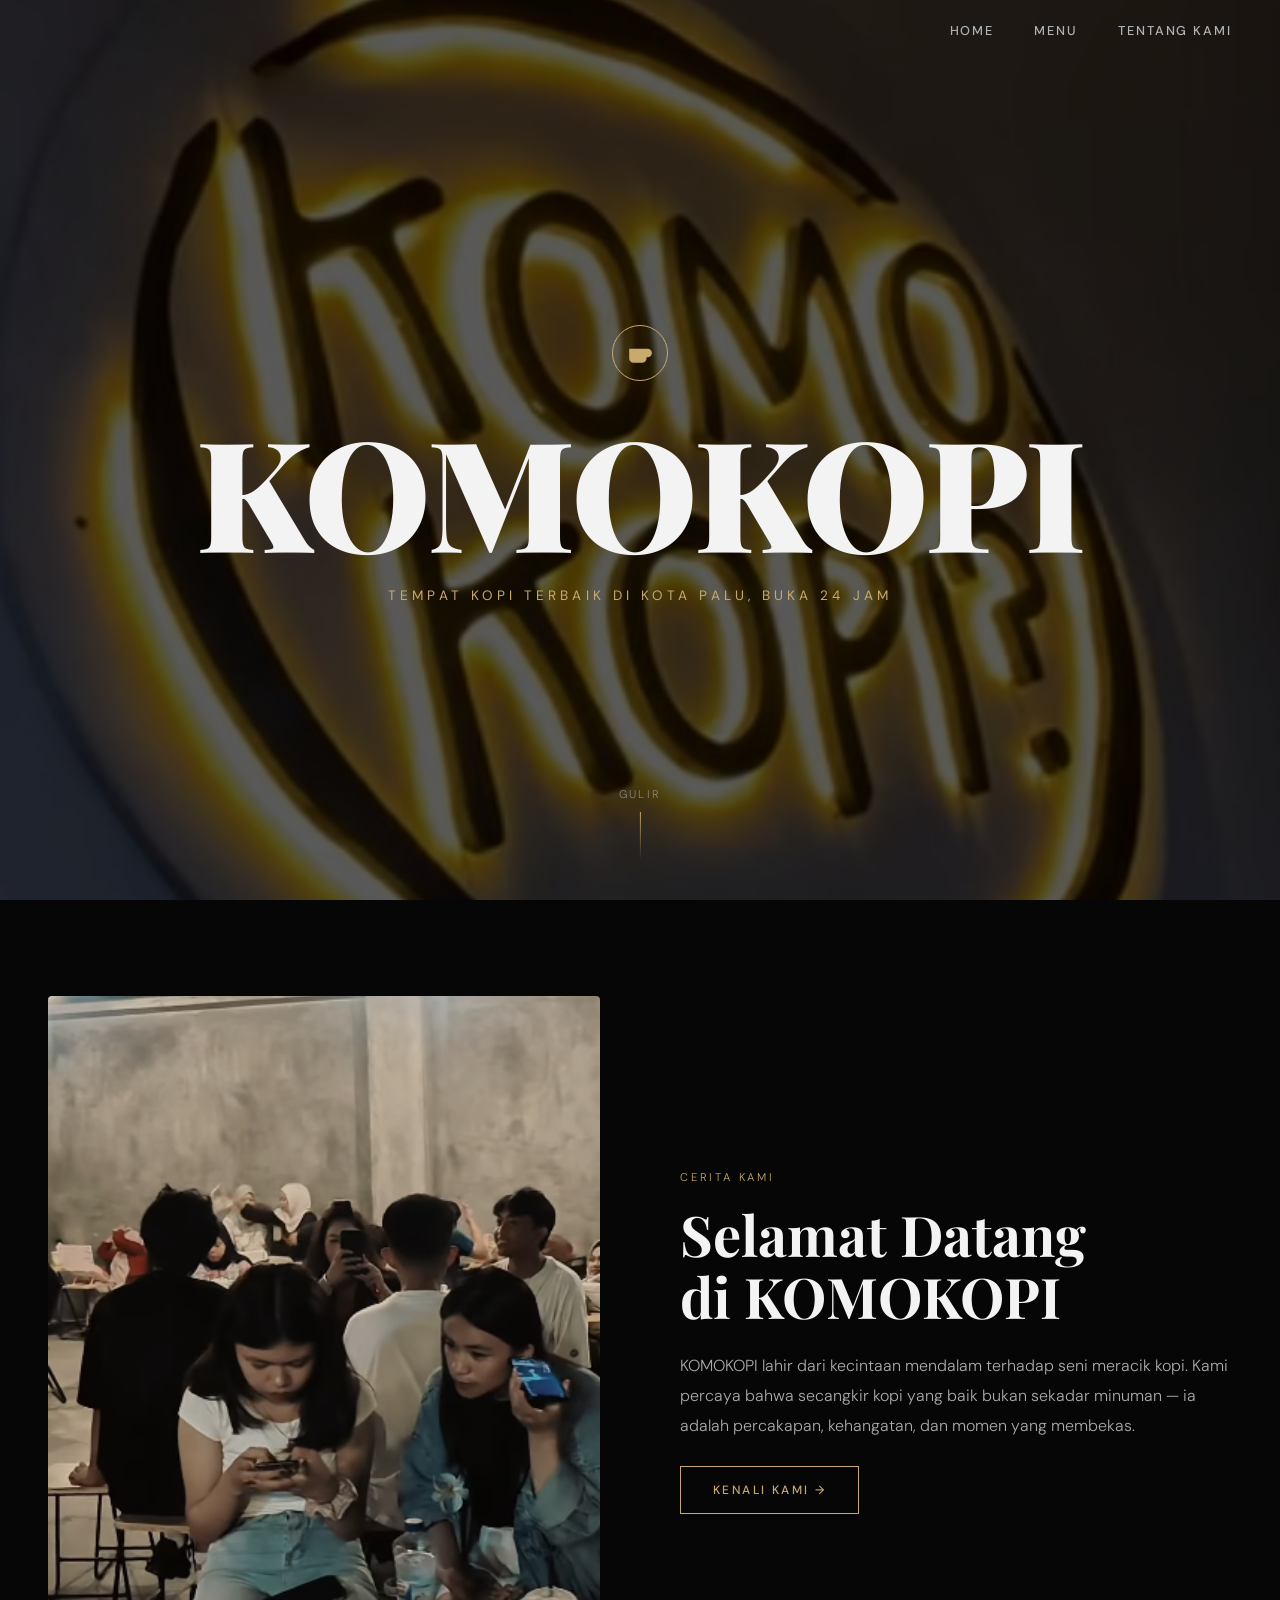
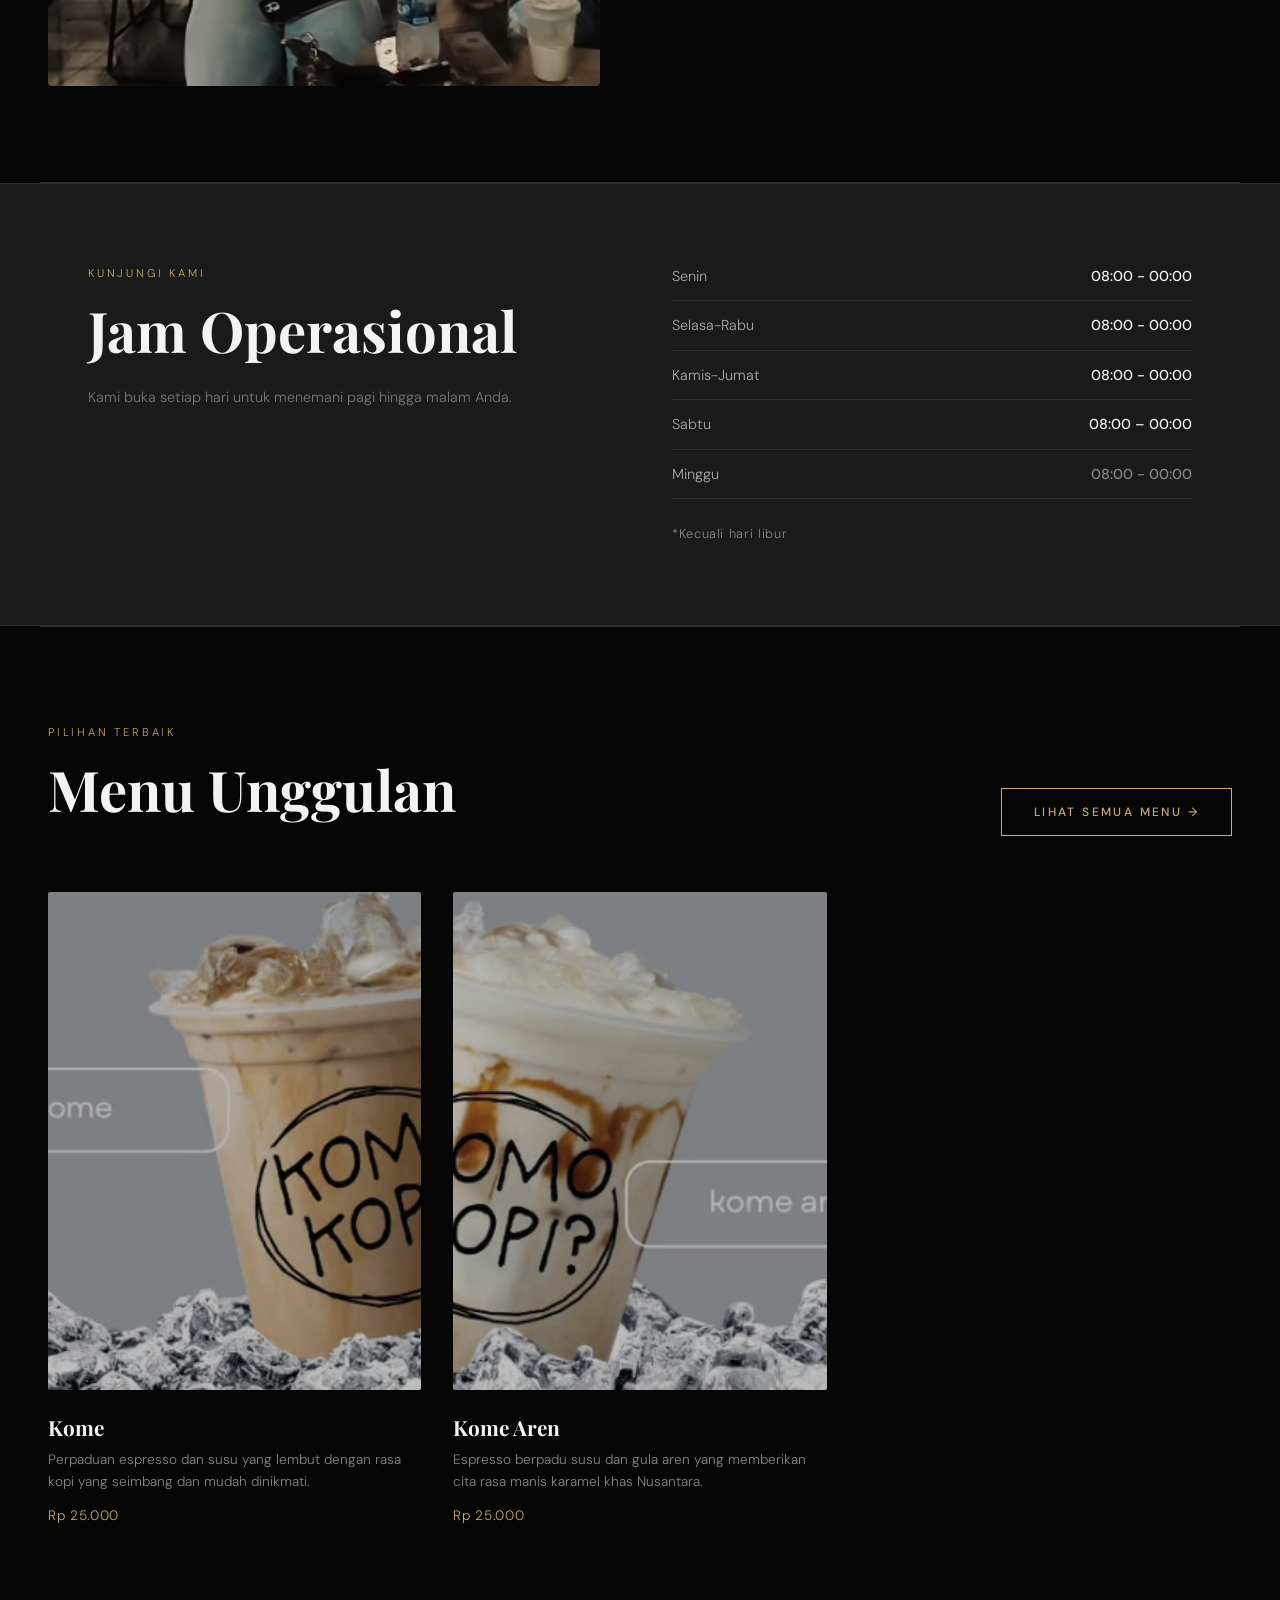
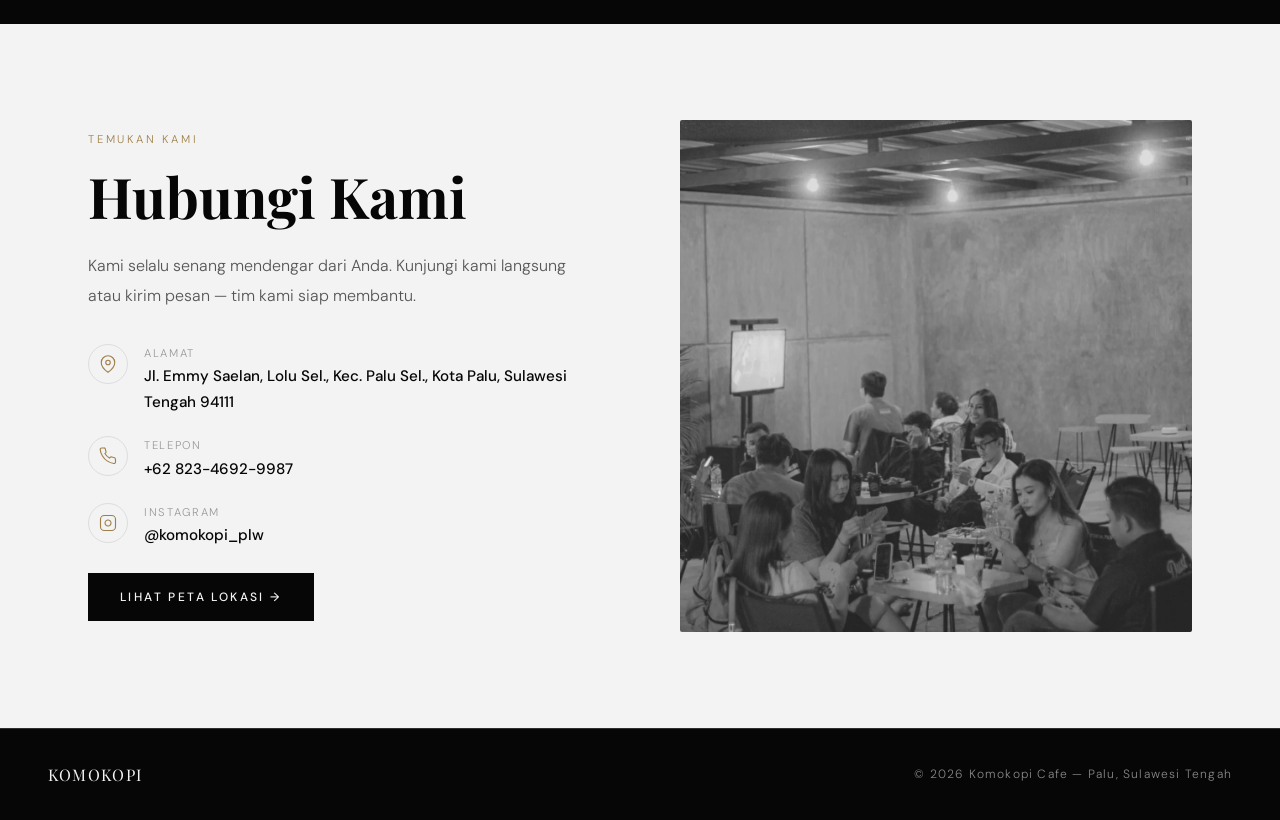
<file: home/index.html>
<!DOCTYPE html>
<html lang="en">
<head>
    <meta charset="UTF-8">
    <meta name="viewport" content="width=device-width, initial-scale=1.0">
    <title>KOMOKOPI — Home</title>
    <link rel="icon" type="image.png" href="/asset/logo.png">
    <link rel="preconnect" href="https://fonts.googleapis.com">
    <link rel="preconnect" href="https://fonts.gstatic.com" crossorigin>
    <link href="https://fonts.googleapis.com/css2?family=Playfair+Display:ital,wght@0,700;0,900;1,700&family=DM+Sans:wght@300;400;500&display=swap" rel="stylesheet">
    <link rel="stylesheet" href="home.css">
</head>
<body>

    <header>
        <nav>
            <a href="/home/home.html">Home</a>
            <a href="/menu/menu.html">Menu</a>
            <a href="/about/about.html">Tentang Kami</a>
        </nav>
    </header>

    <main>
        <!-- Hero Section -->
        <section id="hero">
            <div class="hero-image"></div>
            <div class="hero-content">
                <div class="logo-mark">
                    <!-- Coffee cup icon -->
                    <svg viewBox="0 0 24 24" xmlns="http://www.w3.org/2000/svg">
                        <path d="M18 8h1a4 4 0 0 1 0 8h-1M2 8h16v9a4 4 0 0 1-4 4H6a4 4 0 0 1-4-4V8zM6 1v3M10 1v3M14 1v3"/>
                    </svg>
                </div>
                <h1>KOMOKOPI</h1>
                <p class="tagline">Tempat kopi terbaik di kota Palu, BUKA 24 JAM</p>
            </div>
            <div class="scroll-hint">
                <span>Gulir</span>
                <div class="scroll-line"></div>
            </div>
        </section>

        <!-- Informasi Singkat -->
        <section id="intro">
            <div class="section-inner intro-layout">
                <div class="intro-image">
                    <img
                        src="/asset/suasana.png"
                        alt="Suasana dalam kafe Komokopi"
                        loading="lazy"
                    >
                </div>
                <div class="intro-text">
                    <span class="section-label">Cerita Kami</span>
                    <h2>Selamat Datang<br>di KOMOKOPI</h2>
                    <p>
                        KOMOKOPI lahir dari kecintaan mendalam terhadap seni meracik kopi. Kami percaya bahwa secangkir kopi yang baik bukan sekadar minuman — ia adalah percakapan, kehangatan, dan momen yang membekas.
                    </p>
                    <a href="/about/about.html" class="btn">Kenali Kami →</a>
                </div>
            </div>
        </section>

        <div class="divider"></div>

        <!-- Jam Operasional -->
        <section id="operational-hours">
            <div class="inner hours-layout section-inner">
                <div>
                    <span class="section-label">Kunjungi Kami</span>
                    <h2>Jam Operasional</h2>
                    <p class="section-copy">
                        Kami buka setiap hari untuk menemani pagi hingga malam Anda. 
                    </p>
                </div>
                <div>
                    <div class="hours-table">
                        <div class="hours-row">
                            <span class="day">Senin</span>
                            <span class="time">08:00 - 00:00</span>
                        </div>
                        <div class="hours-row">
                            <span class="day">Selasa-Rabu</span>
                            <span class="time">08:00 - 00:00</span>
                        </div>
                        <div class="hours-row">
                            <span class="day">Kamis-Jumat</span>
                            <span class="time">08:00 - 00:00</span>
                        </div>
                        <div class="hours-row">
                            <span class="day">Sabtu</span>
                            <span class="time">08:00 – 00:00</span>
                        </div>
                        <div class="hours-row">
                            <span class="day">Minggu</span>
                            <span class="time closed">08:00 - 00:00</span>
                        </div>
                    </div>
                    <p class="hours-note">*Kecuali hari libur</p>
                </div>
            </div>
        </section>

        <div class="divider"></div>

        <!-- Menu Unggulan -->
        <section id="featured-menu">
            <div class="section-inner">
                <div class="menu-head">
                    <div>
                        <span class="section-label">Pilihan Terbaik</span>
                        <h2>Menu Unggulan</h2>
                    </div>
                    <a href="/menu/menu.html" class="btn menu-cta">Lihat Semua Menu →</a>
                </div>
                <div class="menu-grid">

                    <article class="menu-item">
                        <div class="menu-item-img">
                            <img
                                src="/asset/menu_unggulan_1.png"
                                alt="Signature Espresso"
                                loading="lazy"
                            >
                        </div>
                        <div class="menu-item-info">
                            <div class="name">Kome</div>
                            <div class="desc">Perpaduan espresso dan susu yang lembut dengan rasa kopi yang seimbang dan mudah dinikmati.</div>
                            <div class="price">Rp 25.000</div>
                        </div>
                    </article>

                    <article class="menu-item">
                        <div class="menu-item-img">
                            <img
                                src="/asset/menu_unggulan_2.png"
                                alt="Kopi Susu Komo"
                                loading="lazy"
                            >
                        </div>
                        <div class="menu-item-info">
                            <div class="name">Kome Aren</div>
                            <div class="desc">Espresso berpadu susu dan gula aren yang memberikan cita rasa manis karamel khas Nusantara.</div>
                            <div class="price">Rp 25.000</div>
                        </div>
                    </article>
                </div>
            </div>
        </section>

        <!-- Ringkasan Kontak -->
        <section id="contact-preview">
            <div class="inner contact-layout section-inner">
                <div>
                    <span class="section-label section-label-dark">Temukan Kami</span>
                    <h2 class="section-title-dark">Hubungi Kami</h2>
                    <p>Kami selalu senang mendengar dari Anda. Kunjungi kami langsung atau kirim pesan — tim kami siap membantu.</p>

                    <div class="contact-info-list">
                        <div class="contact-info-item">
                            <div class="icon">
                                <svg viewBox="0 0 24 24"><path d="M21 10c0 7-9 13-9 13s-9-6-9-13a9 9 0 0 1 18 0z"/><circle cx="12" cy="10" r="3"/></svg>
                            </div>
                            <div class="text">
                                <div class="label">Alamat</div>
                                <div class="val">Jl. Emmy Saelan, Lolu Sel., Kec. Palu Sel., Kota Palu, Sulawesi Tengah 94111</div>
                            </div>
                        </div>
                        <div class="contact-info-item">
                            <div class="icon">
                                <svg viewBox="0 0 24 24"><path d="M22 16.92v3a2 2 0 0 1-2.18 2 19.79 19.79 0 0 1-8.63-3.07A19.5 19.5 0 0 1 4.69 12 19.79 19.79 0 0 1 1.6 3.42 2 2 0 0 1 3.57 1.25h3a2 2 0 0 1 2 1.72 12.84 12.84 0 0 0 .7 2.81 2 2 0 0 1-.45 2.11L7.91 8.7a16 16 0 0 0 6 6l.92-.91a2 2 0 0 1 2.11-.45 12.84 12.84 0 0 0 2.81.7A2 2 0 0 1 21.73 16z"/></svg>
                            </div>
                            <div class="text">
                                <div class="label">Telepon</div>
                                <div class="val">+62 823-4692-9987</div>
                            </div>
                        </div>
                        <div class="contact-info-item">
                            <div class="icon">
                                <svg viewBox="0 0 24 24"><rect x="2" y="2" width="20" height="20" rx="5" ry="5"/><path d="M16 11.37A4 4 0 1 1 12.63 8 4 4 0 0 1 16 11.37z"/><line x1="17.5" y1="6.5" x2="17.51" y2="6.5"/></svg>
                            </div>
                            <div class="text">
                                <div class="label">Instagram</div>
                                <div class="val">@komokopi_plw</div>
                            </div>
                        </div>
                    </div>

                    <a href="https://www.google.com/maps/place/Komokopi%3F/@-0.9090979,119.8731931,772m/data=!3m2!1e3!4b1!4m6!3m5!1s0x2d8bed9777e065ff:0x3b30715a8210addf!8m2!3d-0.9090979!4d119.875768!16s%2Fg%2F11zk8g945t?entry=ttu&g_ep=EgoyMDI2MDYwOS4wIKXMDSoASAFQAw%3D%3D" class="btn-dark">Lihat Peta Lokasi →</a>
                </div>
                <div class="contact-map-placeholder">
                    <img
                        src="/asset/suasana_2.png"
                        alt="Suasana kafe Komokopi"
                        loading="lazy"
                    >
                </div>
            </div>
        </section>

    </main>

    <footer>
        <span class="footer-brand">KOMOKOPI</span>
        <p>&copy; 2026 Komokopi Cafe — Palu, Sulawesi Tengah</p>
    </footer>
    <script src="/home/home.js"></script>
</body>
</html>
</file>
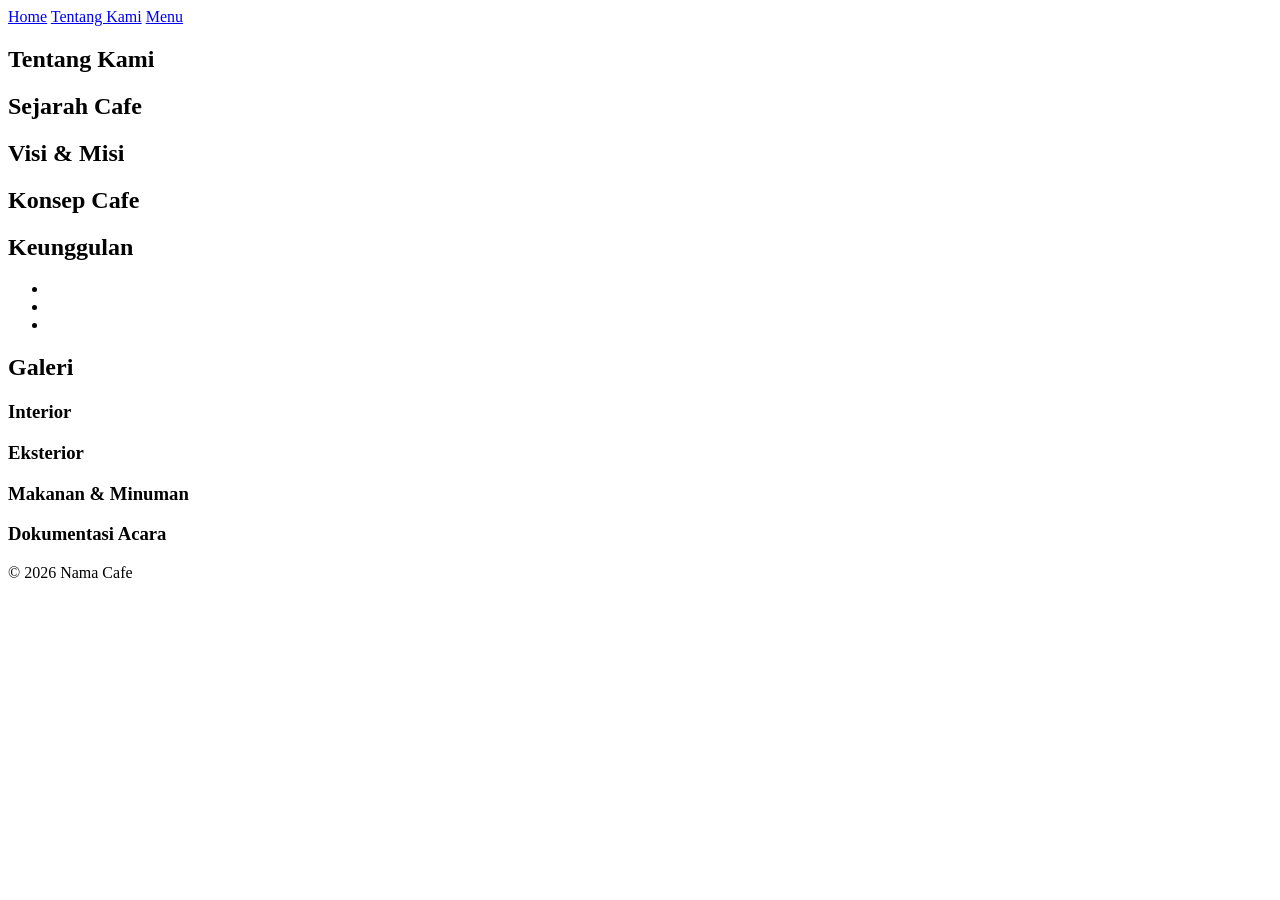
<file: about.html>
<body>

    <header>
        <nav>
            <a href="index.html">Home</a>
            <a href="about.html">Tentang Kami</a>
            <a href="menu.html">Menu</a>
        </nav>
    </header>

    <main>

        <!-- Sejarah -->
        <section id="history">
            <h1>Tentang Kami</h1>
            <h2>Sejarah Cafe</h2>
            <p></p>
        </section>

        <!-- Visi Misi -->
        <section id="vision-mission">
            <h2>Visi & Misi</h2>

            <div class="vision"></div>
            <div class="mission"></div>
        </section>

        <!-- Konsep -->
        <section id="concept">
            <h2>Konsep Cafe</h2>
            <p></p>
        </section>

        <!-- Keunggulan -->
        <section id="advantages">
            <h2>Keunggulan</h2>

            <ul>
                <li></li>
                <li></li>
                <li></li>
            </ul>
        </section>

        <!-- Galeri -->
        <section id="gallery">
            <h2>Galeri</h2>

            <div class="interior-gallery">
                <h3>Interior</h3>
            </div>

            <div class="exterior-gallery">
                <h3>Eksterior</h3>
            </div>

            <div class="food-gallery">
                <h3>Makanan & Minuman</h3>
            </div>

            <div class="event-gallery">
                <h3>Dokumentasi Acara</h3>
            </div>
        </section>

    </main>

    <footer>
        <p>&copy; 2026 Nama Cafe</p>
    </footer>

</body>
</file>
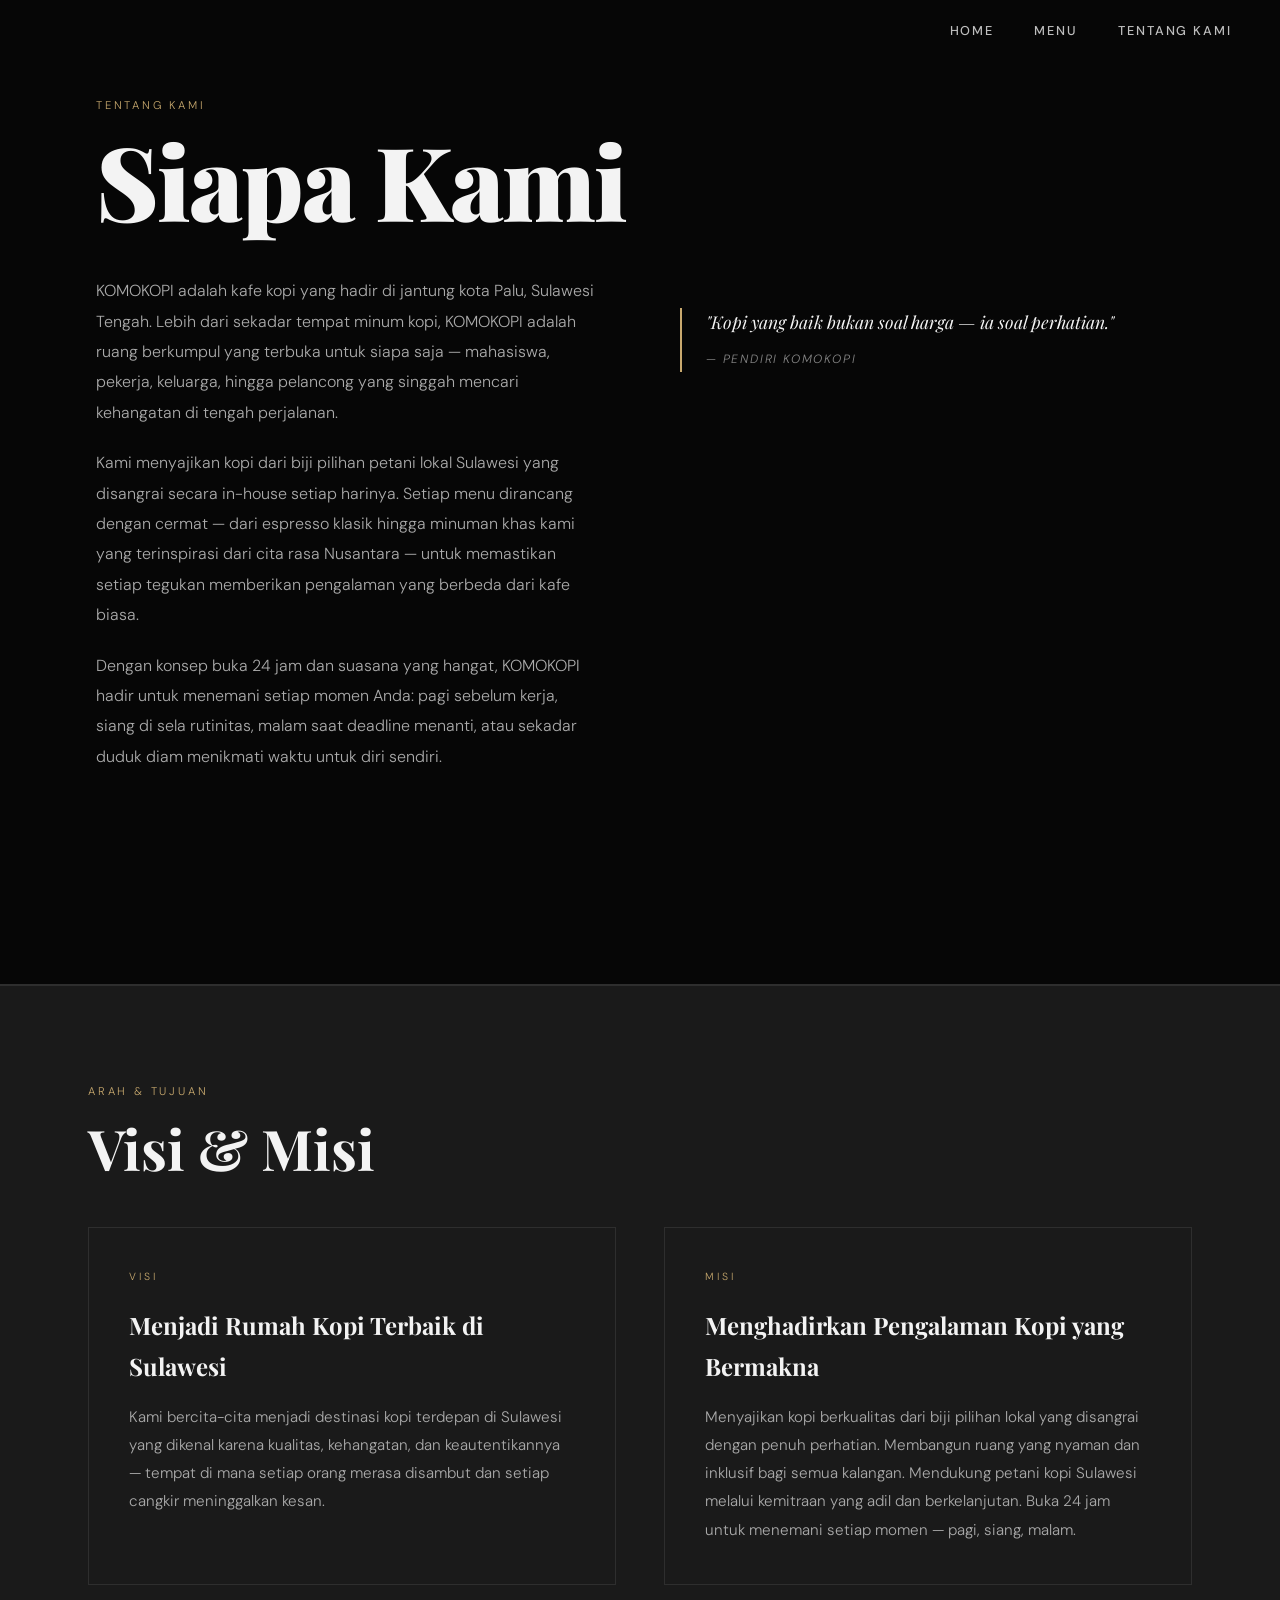
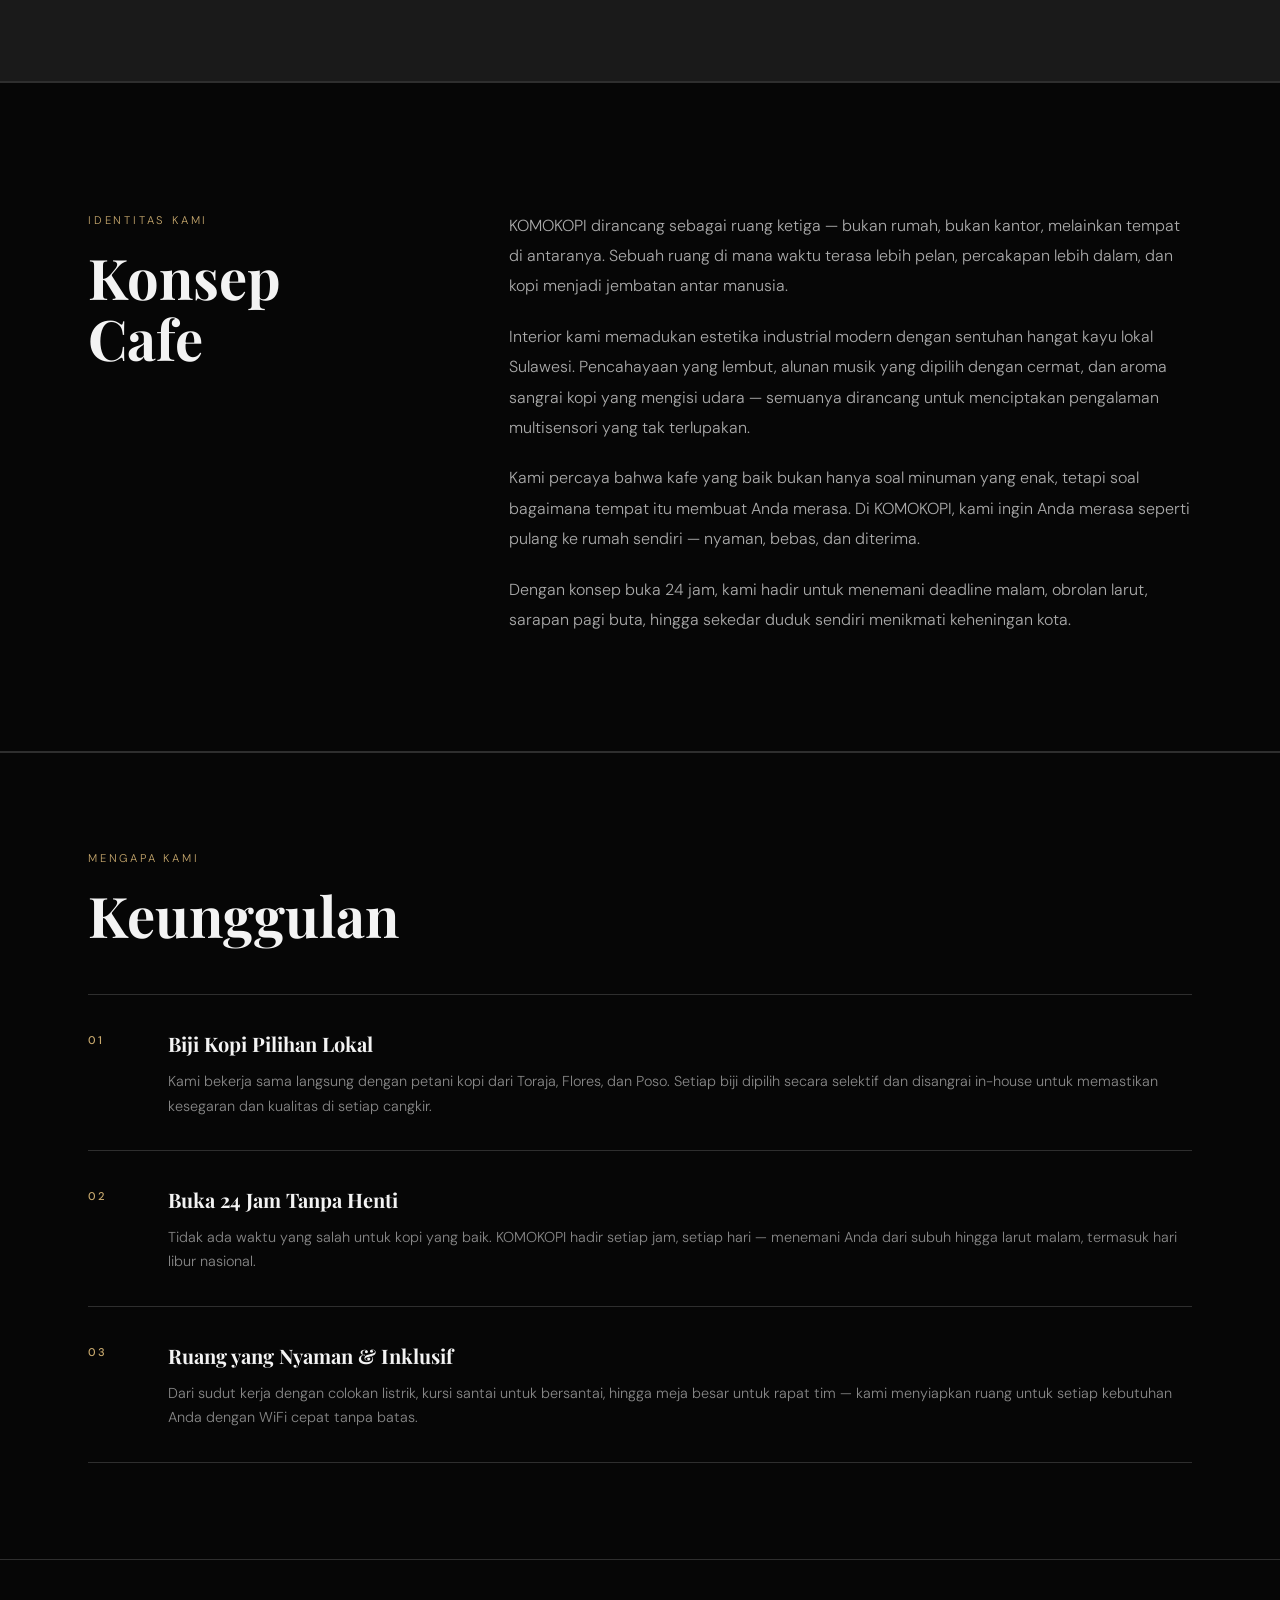
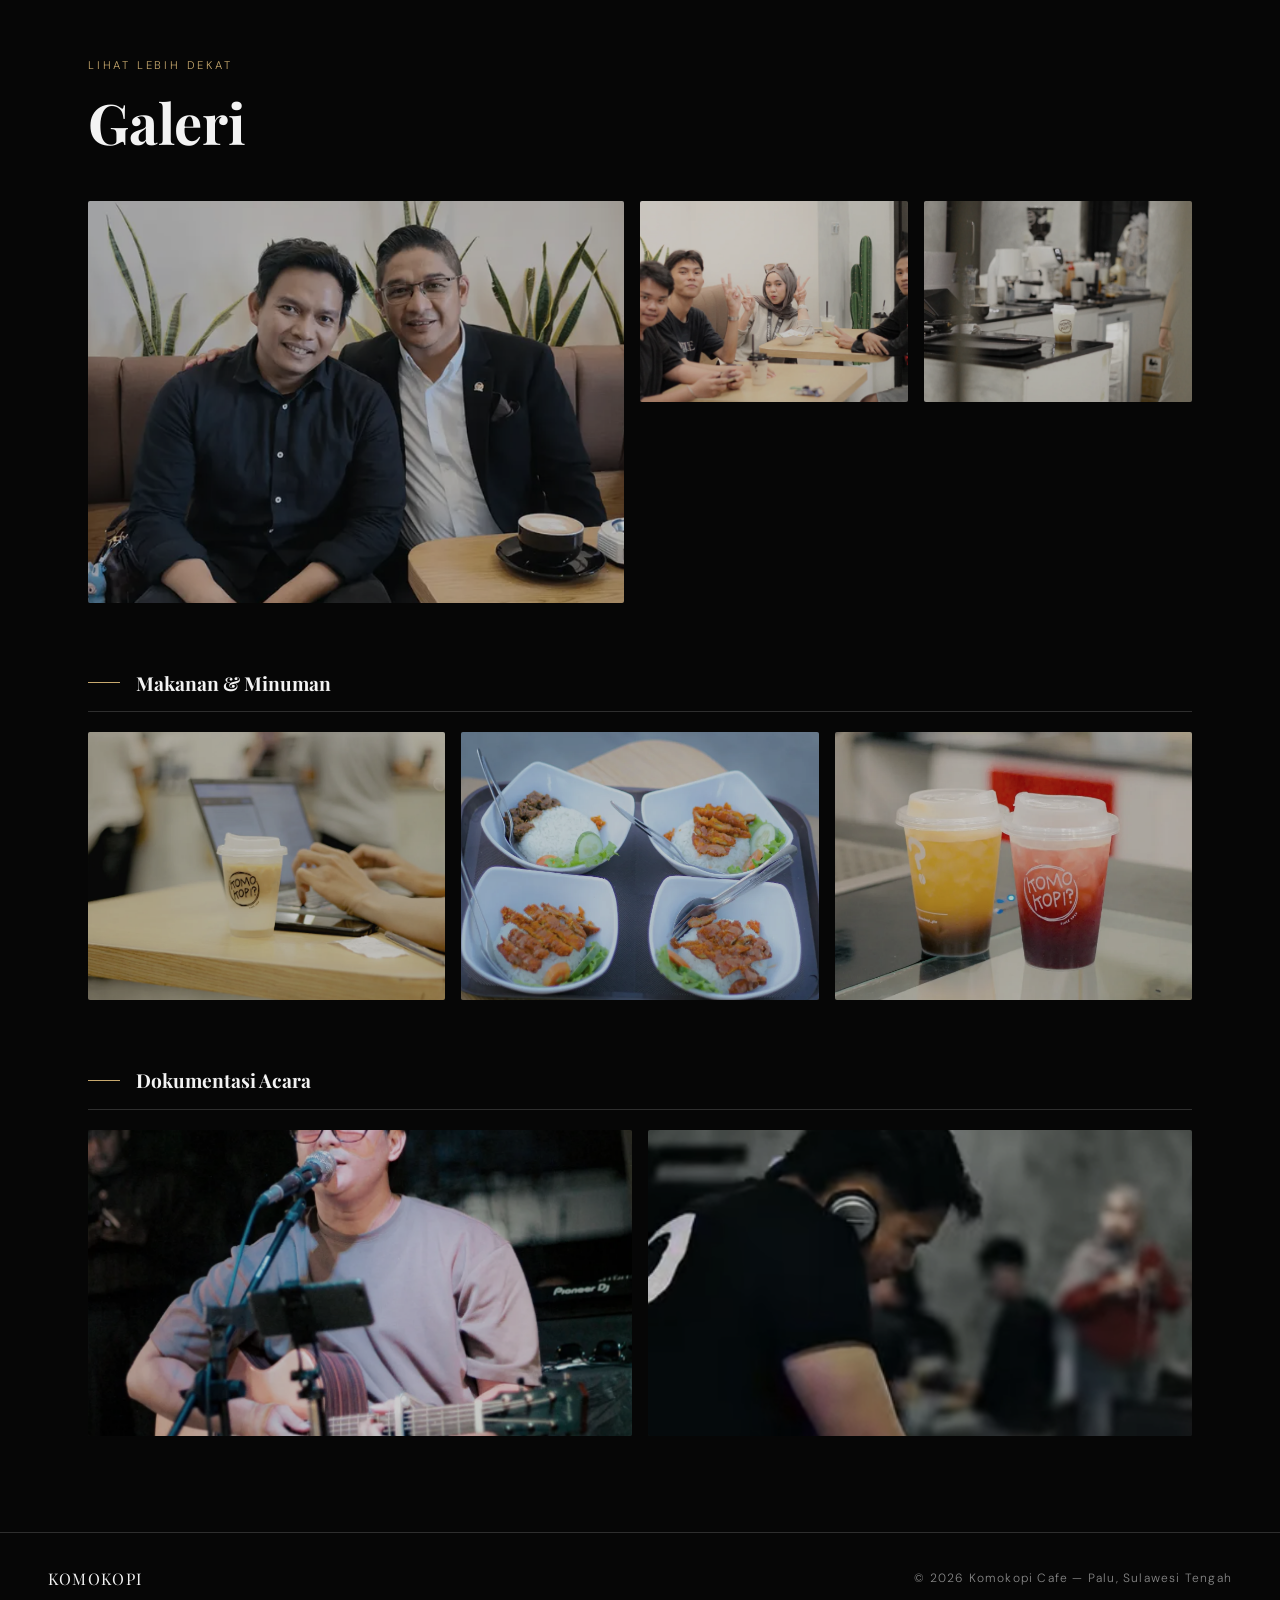
<file: about/about.html>
<!DOCTYPE html>
<html lang="id">
<head>
    <meta charset="UTF-8">
    <meta name="viewport" content="width=device-width, initial-scale=1.0">
    <title>KOMOKOPI — Tentang Kami</title>
    <link rel="icon" type="image/png" href="../logo.png">
    <link rel="preconnect" href="https://fonts.googleapis.com">
    <link rel="preconnect" href="https://fonts.gstatic.com" crossorigin>
    <link href="https://fonts.googleapis.com/css2?family=Playfair+Display:ital,wght@0,700;0,900;1,700&family=DM+Sans:wght@300;400;500&display=swap" rel="stylesheet">
    <link rel="stylesheet" href="about.css">
</head>
<body>

    <header>
        <nav>
            <a href="/home/home.html">Home</a>
            <a href="/menu/menu.html">Menu</a>
             <a href="/about/about.html">Tentang Kami</a>
        </nav>
    </header>

    <main>

        <!-- ── Sejarah ── -->
        <section id="history">
            <div class="history-inner">
                <span class="section-label">Tentang Kami</span>
                <h1>Siapa Kami</h1>

                <div class="history-layout">
                    <div class="history-text">
                        <p>
                           KOMOKOPI adalah kafe kopi yang hadir di jantung kota Palu, Sulawesi Tengah. Lebih dari sekadar tempat minum kopi, KOMOKOPI adalah ruang berkumpul yang terbuka untuk siapa saja — mahasiswa, pekerja, keluarga, hingga pelancong yang singgah mencari kehangatan di tengah perjalanan.
                        <p>
                           Kami menyajikan kopi dari biji pilihan petani lokal Sulawesi yang disangrai secara in-house setiap harinya. Setiap menu dirancang dengan cermat — dari espresso klasik hingga minuman khas kami yang terinspirasi dari cita rasa Nusantara — untuk memastikan setiap tegukan memberikan pengalaman yang berbeda dari kafe biasa.
                        </p>
                        <p>
                            Dengan konsep buka 24 jam dan suasana yang hangat, KOMOKOPI hadir untuk menemani setiap momen Anda: pagi sebelum kerja, siang di sela rutinitas, malam saat deadline menanti, atau sekadar duduk diam menikmati waktu untuk diri sendiri.
                        </p> 
                    </div>

                    <div class="history-aside">
                        <div class="history-quote">
                            <p>"Kopi yang baik bukan soal harga — ia soal perhatian."</p>
                            <cite>— Pendiri KOMOKOPI</cite>
                        </div>
                    </div>
                </div>
            </div>
        </section>

        <div class="divider-full"></div>

        <!-- ── Visi & Misi ── -->
        <section id="vision-mission">
            <div class="vision-mission-inner">
                <span class="section-label">Arah & Tujuan</span>
                <h2>Visi &amp; Misi</h2>

                <div class="vm-grid">
                    <div class="vision" data-label="Visi">
                        <h3>Menjadi Rumah Kopi Terbaik di Sulawesi</h3>
                        <p>
                            Kami bercita-cita menjadi destinasi kopi terdepan di Sulawesi yang dikenal karena kualitas, kehangatan, dan keautentikannya — tempat di mana setiap orang merasa disambut dan setiap cangkir meninggalkan kesan.
                        </p>
                    </div>

                    <div class="mission" data-label="Misi">
                        <h3>Menghadirkan Pengalaman Kopi yang Bermakna</h3>
                        <p>
                            Menyajikan kopi berkualitas dari biji pilihan lokal yang disangrai dengan penuh perhatian. Membangun ruang yang nyaman dan inklusif bagi semua kalangan. Mendukung petani kopi Sulawesi melalui kemitraan yang adil dan berkelanjutan. Buka 24 jam untuk menemani setiap momen — pagi, siang, malam.
                        </p>
                    </div>
                </div>
            </div>
        </section>

        <div class="divider-full"></div>

        <!-- ── Konsep ── -->
        <section id="concept">
            <div class="concept-layout">
                <div class="concept-label-col">
                    <span class="section-label">Identitas Kami</span>
                    <h2>Konsep<br>Cafe</h2>
                </div>

                <div class="concept-text">
                    <p>
                        KOMOKOPI dirancang sebagai ruang ketiga — bukan rumah, bukan kantor, melainkan tempat di antaranya. Sebuah ruang di mana waktu terasa lebih pelan, percakapan lebih dalam, dan kopi menjadi jembatan antar manusia.
                    </p>
                    <p>
                        Interior kami memadukan estetika industrial modern dengan sentuhan hangat kayu lokal Sulawesi. Pencahayaan yang lembut, alunan musik yang dipilih dengan cermat, dan aroma sangrai kopi yang mengisi udara — semuanya dirancang untuk menciptakan pengalaman multisensori yang tak terlupakan.
                    </p>
                    <p>
                        Kami percaya bahwa kafe yang baik bukan hanya soal minuman yang enak, tetapi soal bagaimana tempat itu membuat Anda merasa. Di KOMOKOPI, kami ingin Anda merasa seperti pulang ke rumah sendiri — nyaman, bebas, dan diterima.
                    </p>
                    <p>
                        Dengan konsep buka 24 jam, kami hadir untuk menemani deadline malam, obrolan larut, sarapan pagi buta, hingga sekedar duduk sendiri menikmati keheningan kota.
                    </p>
                </div>
            </div>
        </section>

        <div class="divider-full"></div>

        <!-- ── Keunggulan ── -->
        <section id="advantages">
            <div class="advantages-inner">
                <span class="section-label">Mengapa Kami</span>
                <h2>Keunggulan</h2>

                <ul>
                    <li>
                        <span class="adv-number">01</span>
                        <div class="adv-content">
                            <h3>Biji Kopi Pilihan Lokal</h3>
                            <p>Kami bekerja sama langsung dengan petani kopi dari Toraja, Flores, dan Poso. Setiap biji dipilih secara selektif dan disangrai in-house untuk memastikan kesegaran dan kualitas di setiap cangkir.</p>
                        </div>
                    </li>
                    <li>
                        <span class="adv-number">02</span>
                        <div class="adv-content">
                            <h3>Buka 24 Jam Tanpa Henti</h3>
                            <p>Tidak ada waktu yang salah untuk kopi yang baik. KOMOKOPI hadir setiap jam, setiap hari — menemani Anda dari subuh hingga larut malam, termasuk hari libur nasional.</p>
                        </div>
                    </li>
                    <li>
                        <span class="adv-number">03</span>
                        <div class="adv-content">
                            <h3>Ruang yang Nyaman &amp; Inklusif</h3>
                            <p>Dari sudut kerja dengan colokan listrik, kursi santai untuk bersantai, hingga meja besar untuk rapat tim — kami menyiapkan ruang untuk setiap kebutuhan Anda dengan WiFi cepat tanpa batas.</p>
                        </div>
                    </li>
                </ul>
            </div>
        </section>

        <div class="divider-full"></div>

        <!-- ── Galeri ── -->
        <section id="gallery">
            <span class="section-label">Lihat Lebih Dekat</span>
            <h2>Galeri</h2>

            <!-- Interior -->
            <div class="gallery-category interior-gallery">
                <div class="gallery-grid">
                    <div class="gallery-item">
                        <img src="/asset/interior_1.png" alt="Suasana dalam kafe KOMOKOPI" loading="lazy">
                    </div>
                    <div class="gallery-item">
                        <img src="/asset/interior_2.png" alt="Area duduk KOMOKOPI" loading="lazy">
                    </div>
                    <div class="gallery-item">
                        <img src="/asset/interior_3.png" alt="Bar kopi KOMOKOPI" loading="lazy">
                    </div>
                </div>
            </div>

            <!-- Makanan & Minuman -->
            <div class="gallery-category food-gallery">
                <h3>Makanan &amp; Minuman</h3>
                <div class="gallery-grid">
                    <div class="gallery-item">
                        <img src="/asset/food_1.png" alt="Kopi signature KOMOKOPI" loading="lazy">
                    </div>
                    <div class="gallery-item">
                        <img src="/asset/food_2.png" alt="Menu makanan KOMOKOPI" loading="lazy">
                    </div>
                    <div class="gallery-item">
                        <img src="/asset/food_3.png" alt="Minuman non-kopi KOMOKOPI" loading="lazy">
                    </div>
                </div>
            </div>

            <!-- Dokumentasi Acara -->
            <div class="gallery-category event-gallery">
                <h3>Dokumentasi Acara</h3>
                <div class="gallery-grid">
                    <div class="gallery-item">
                        <img src="/asset/event_1.png" alt="Live music" loading="lazy">
                    </div>
                    <div class="gallery-item">
                        <img src="/asset/event_2.png" alt="Live music" loading="lazy">
                    </div>
                </div>
            </div>

        </section>

    </main>

    <footer>
        <span class="footer-brand">KOMOKOPI</span>
        <p>&copy; 2026 Komokopi Cafe — Palu, Sulawesi Tengah</p>
    </footer>
</body>
</html>
</file>
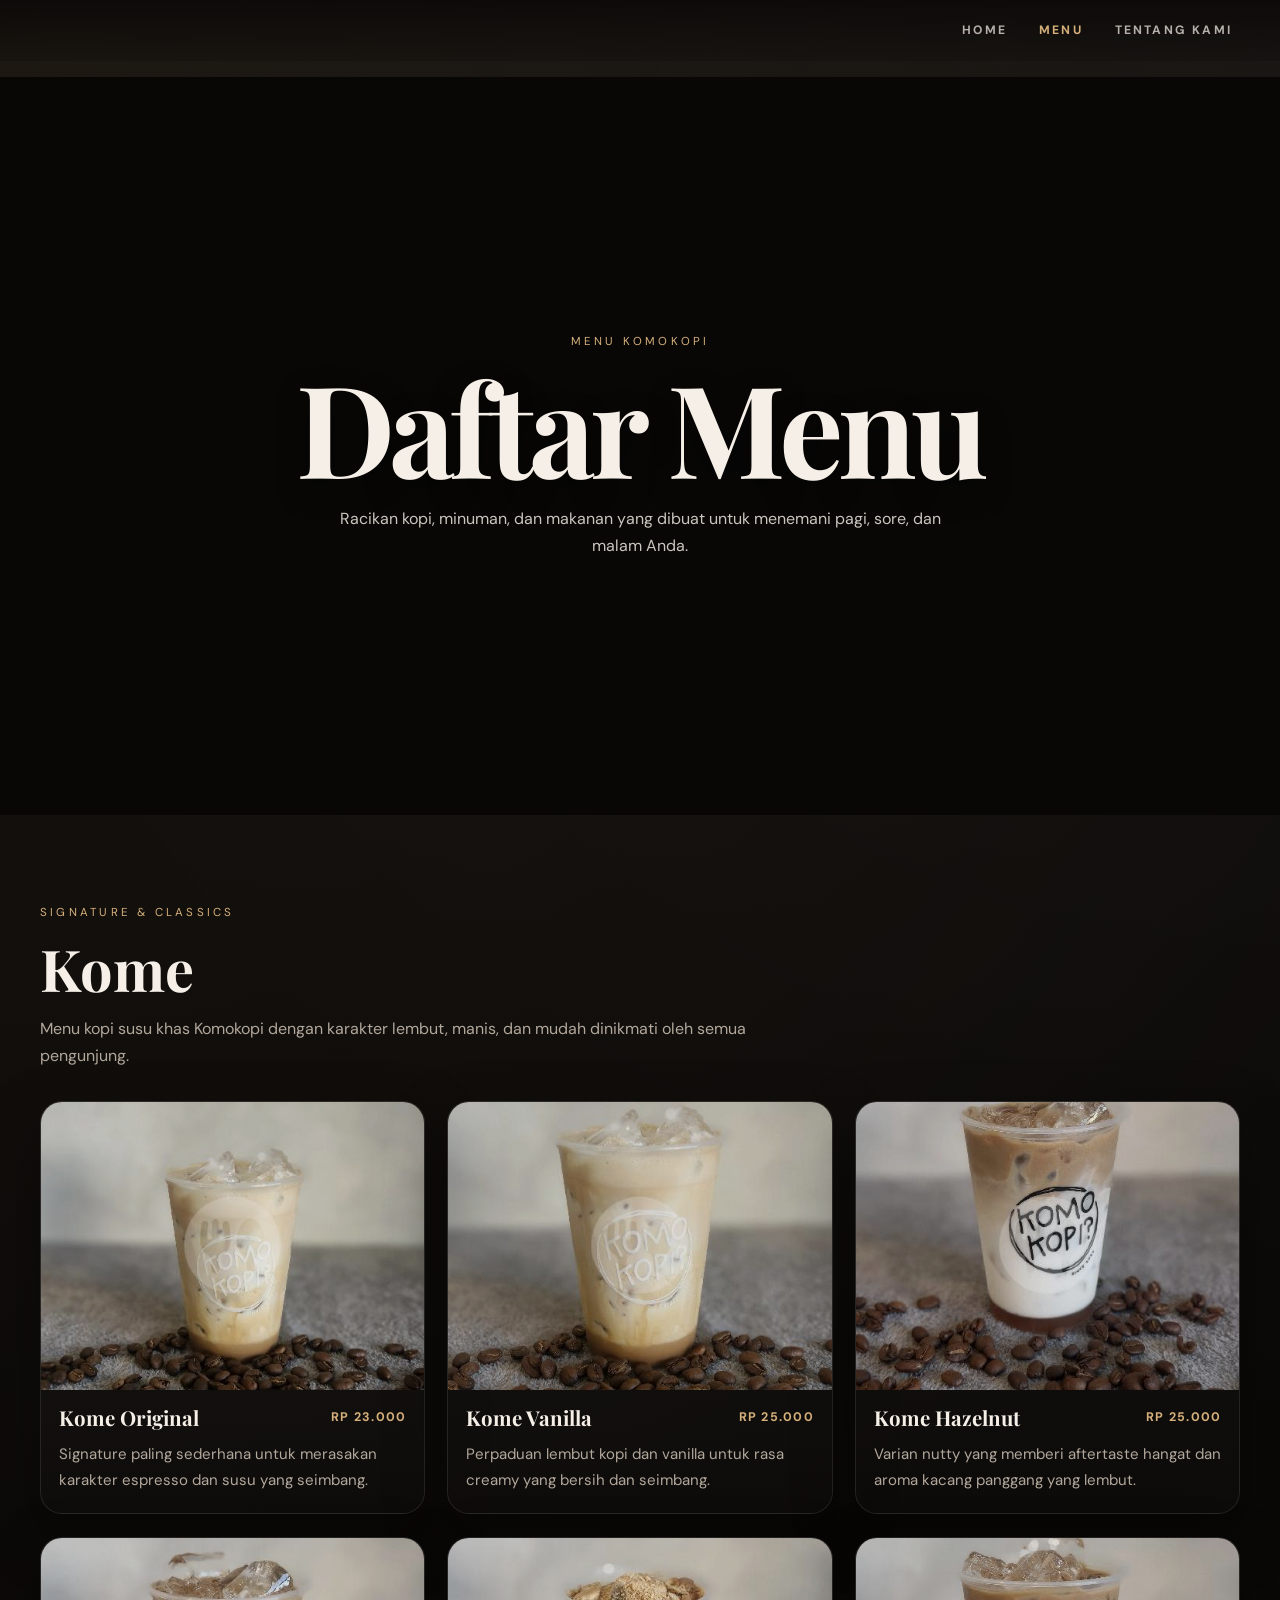
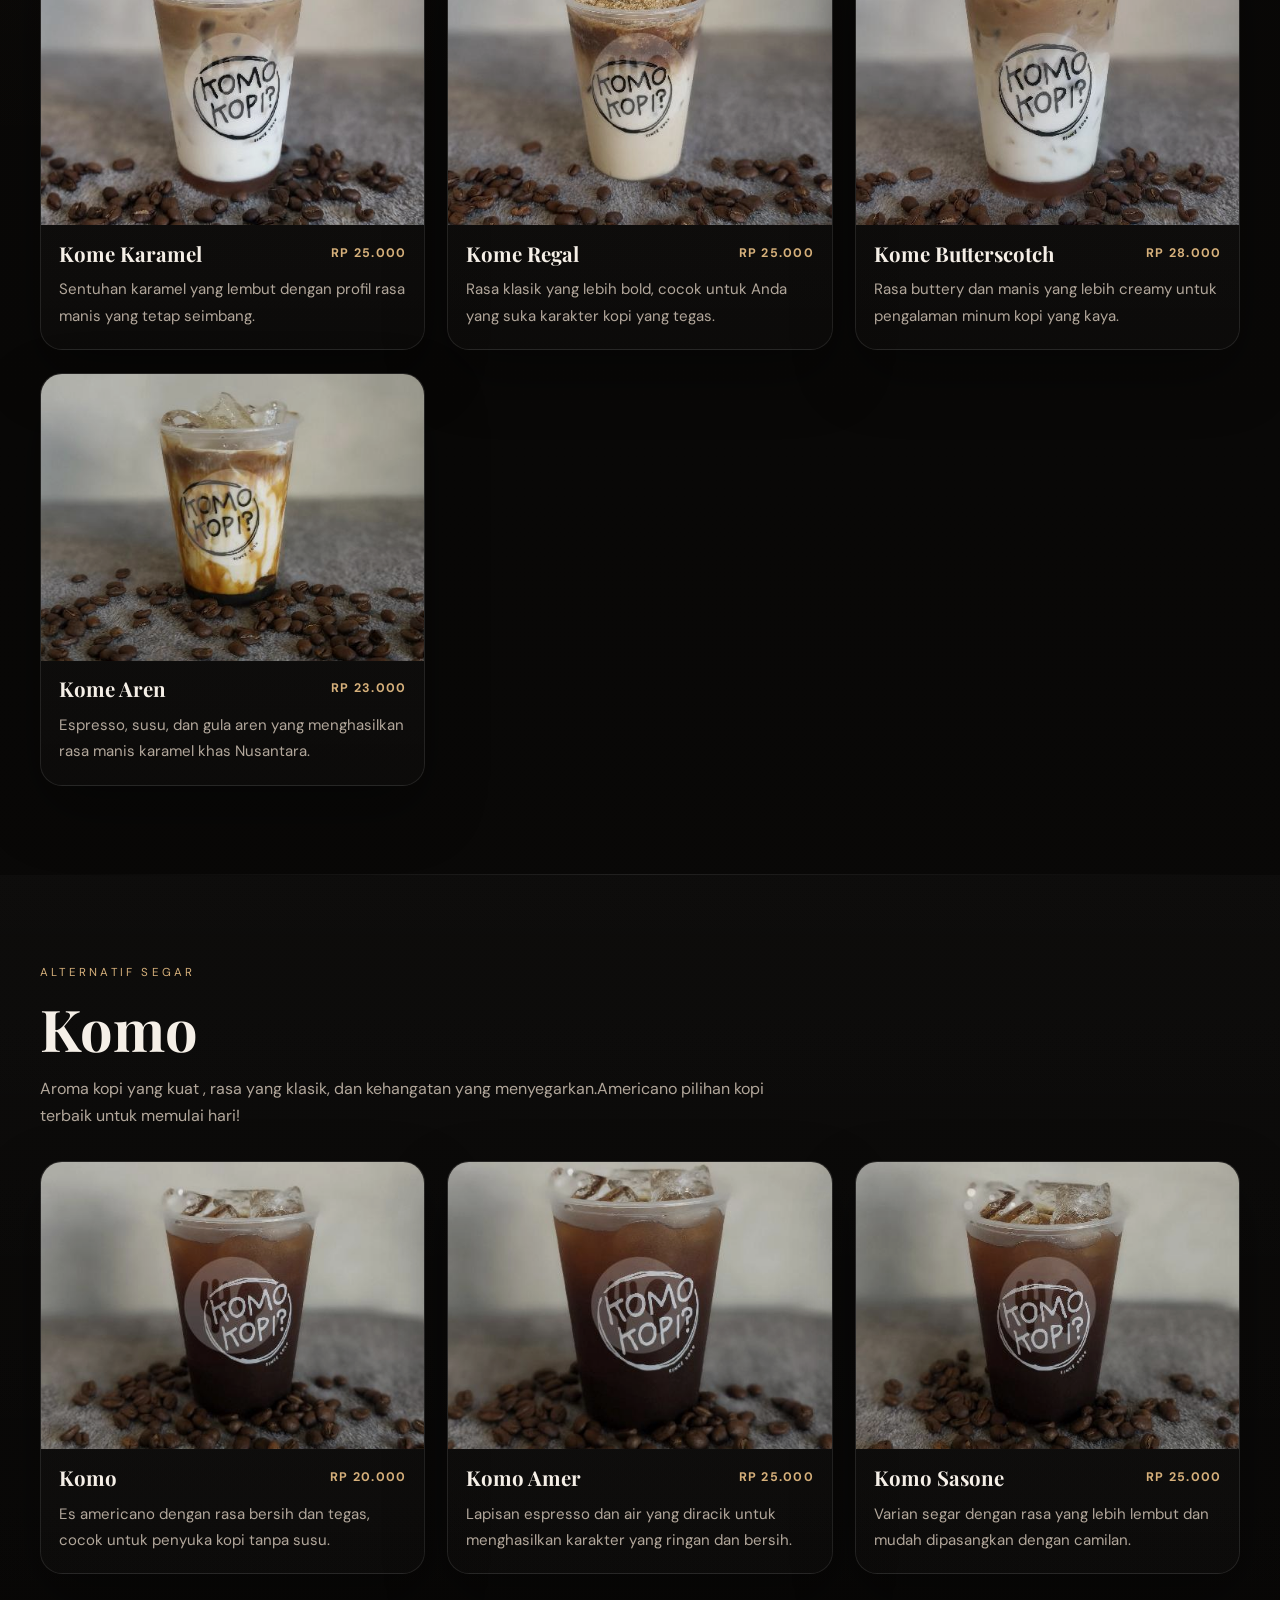
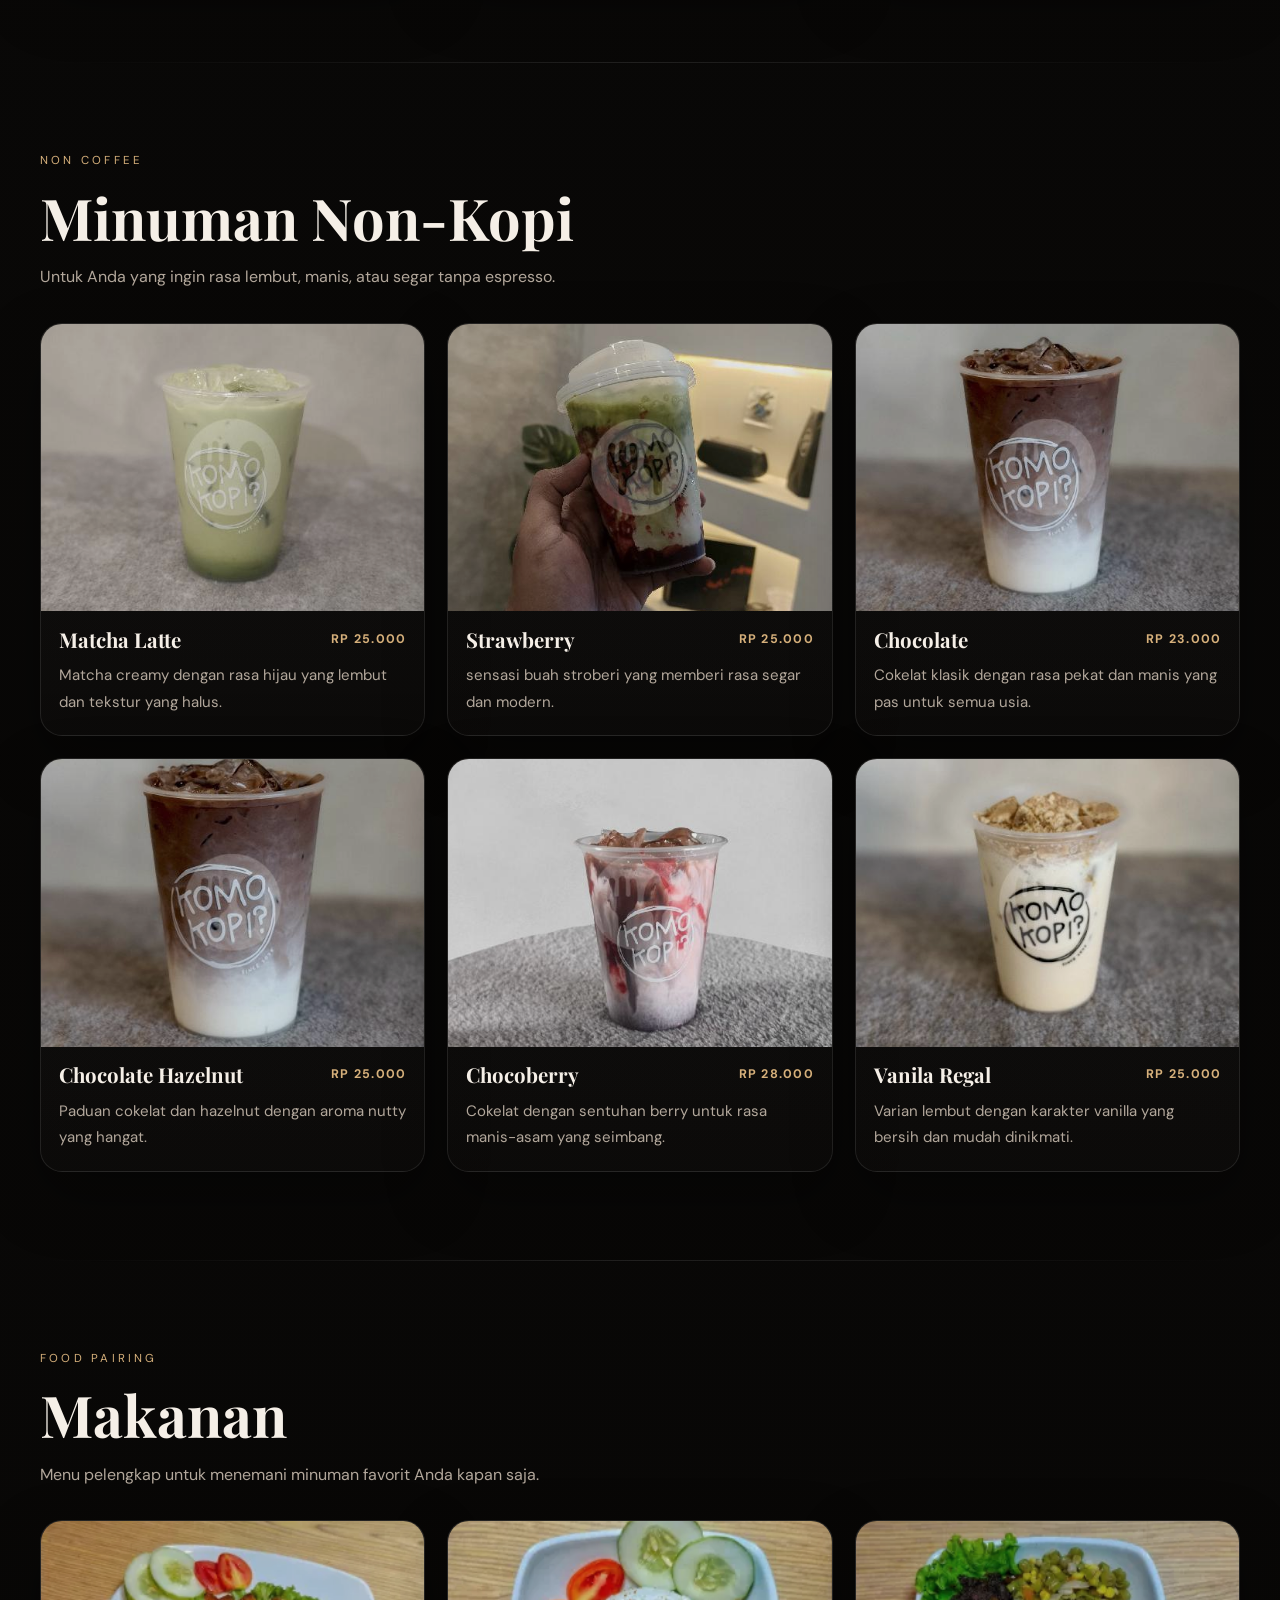
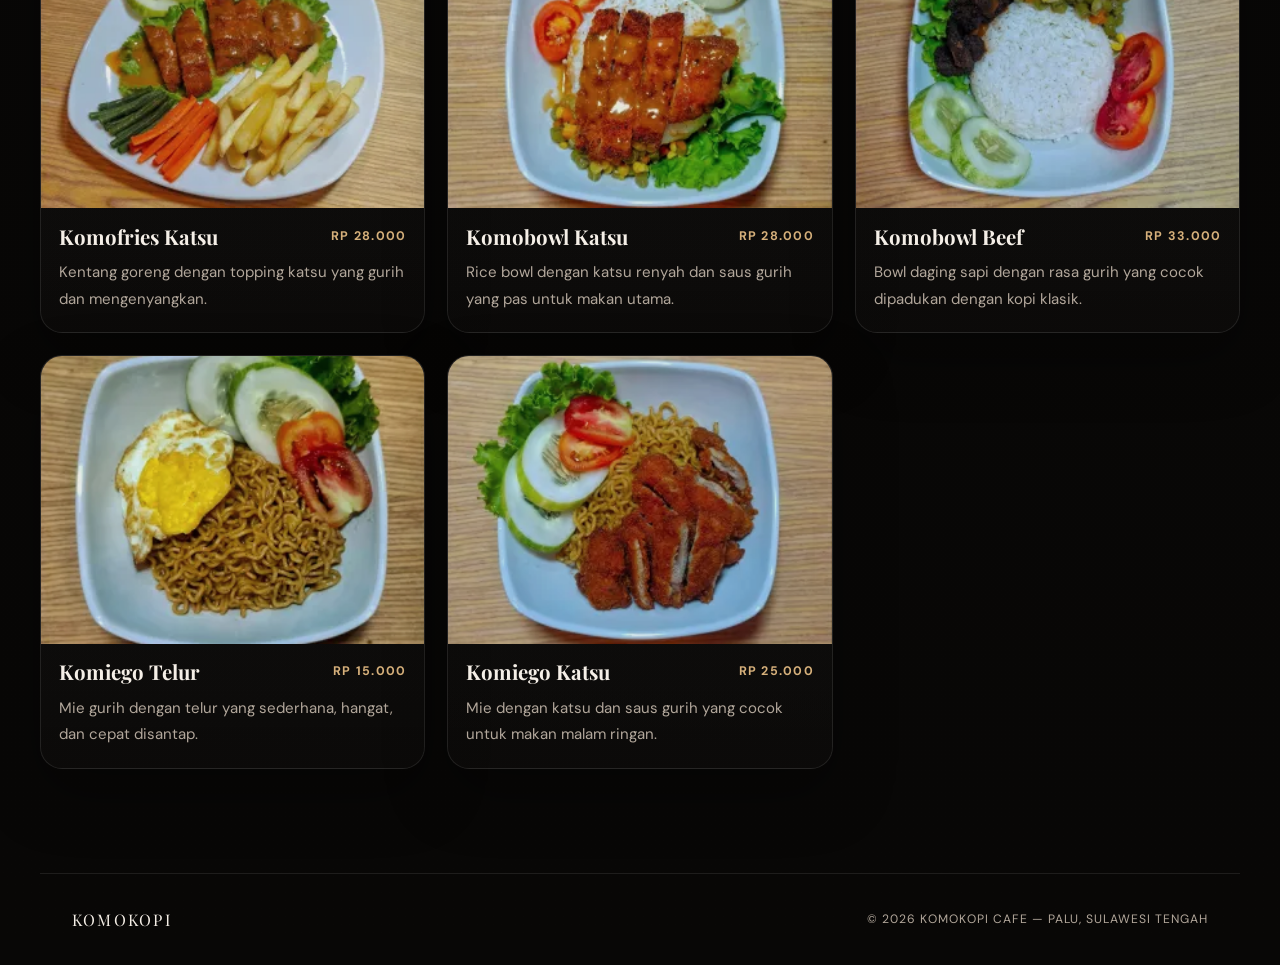
<file: menu/menu.html>
<!DOCTYPE html>
<html lang="id">
<head>
    <meta charset="UTF-8">
    <meta name="viewport" content="width=device-width, initial-scale=1.0">
    <title>KOMOKOPI — Menu</title>
    <link rel="icon" type="image/png" href="../logo.png">
    <link rel="preconnect" href="https://fonts.googleapis.com">
    <link rel="preconnect" href="https://fonts.gstatic.com" crossorigin>
    <link href="https://fonts.googleapis.com/css2?family=Playfair+Display:ital,wght@0,700;0,900;1,700&family=DM+Sans:wght@300;400;500;700&display=swap" rel="stylesheet">
    <link rel="stylesheet" href="menu.css">
</head>
<body>
    <header class="site-header">
        <nav class="site-nav">
            <a href="../home/home.html">Home</a>
            <a href="../menu/menu.html" class="active">Menu</a>
            <a href="../about/about.html">Tentang Kami</a>
        </nav>
    </header>

    <main>
        <section class="hero">
            <div class="hero__backdrop"></div>
            <div class="hero__content">
                <span class="section-label">Menu Komokopi</span>
                <h1>Daftar Menu</h1>
                <p class="hero__lead">Racikan kopi, minuman, dan makanan yang dibuat untuk menemani pagi, sore, dan malam Anda.</p>
                </div>
            </div>
        </section>

        <section class="menu-section">
            <div class="section-shell">
                <div class="section-heading">
                    <span class="section-label">Signature & Classics</span>
                    <h2>Kome</h2>
                    <p>Menu kopi susu khas Komokopi dengan karakter lembut, manis, dan mudah dinikmati oleh semua pengunjung.</p>
                </div>

                <div class="menu-grid">
                     <article class="menu-card">
                        <div class="menu-card__media">
                            <img src="../asset/Menu/kome/kome%2028500.jpeg" alt="Kome Original" loading="lazy">
                        </div>
                        <div class="menu-card__body">
                            <div class="menu-card__top">
                                <h3>Kome Original</h3>
                                <span class="price">Rp 23.000</span>
                            </div>
                            <p>Signature paling sederhana untuk merasakan karakter espresso dan susu yang seimbang.</p>
                        </div>
                    </article>

                    <article class="menu-card">
                        <div class="menu-card__media">
                            <img src="../asset/Menu/kome/kome%20vanilla.jpeg" alt="Kome Vanilla" loading="lazy">
                        </div>
                        <div class="menu-card__body">
                            <div class="menu-card__top">
                                <h3>Kome Vanilla</h3>
                                <span class="price">Rp 25.000</span>
                            </div>
                            <p>Perpaduan lembut kopi dan vanilla untuk rasa creamy yang bersih dan seimbang.</p>
                        </div>
                    </article>

                    <article class="menu-card">
                        <div class="menu-card__media">
                            <img src="../asset/Menu/kome/kome%20hazelnut.jpeg" alt="Kome Hazelnut" loading="lazy">
                        </div>
                        <div class="menu-card__body">
                            <div class="menu-card__top">
                                <h3>Kome Hazelnut</h3>
                                <span class="price">Rp 25.000</span>
                            </div>
                            <p>Varian nutty yang memberi aftertaste hangat dan aroma kacang panggang yang lembut.</p>
                        </div>
                    </article>

                    <article class="menu-card">
                        <div class="menu-card__media">
                            <img src="../asset/Menu/kome/kome%20karamel.jpeg" alt="Kome Karamel" loading="lazy">
                        </div>
                        <div class="menu-card__body">
                            <div class="menu-card__top">
                                <h3>Kome Karamel</h3>
                                <span class="price">Rp 25.000</span>
                            </div>
                            <p>Sentuhan karamel yang lembut dengan profil rasa manis yang tetap seimbang.</p>
                        </div>
                    </article>

                    <article class="menu-card">
                        <div class="menu-card__media">
                            <img src="../asset/Menu/kome/kome%20regal.jpeg" alt="Kome Regal" loading="lazy">
                        </div>
                        <div class="menu-card__body">
                            <div class="menu-card__top">
                                <h3>Kome Regal</h3>
                                <span class="price">Rp 25.000</span>
                            </div>
                            <p>Rasa klasik yang lebih bold, cocok untuk Anda yang suka karakter kopi yang tegas.</p>
                        </div>
                    </article>

                    <article class="menu-card">
                        <div class="menu-card__media">
                            <img src="../asset/Menu/kome/kome%20butterscotch%2034.500.jpeg" alt="Kome Butterscotch" loading="lazy">
                        </div>
                        <div class="menu-card__body">
                            <div class="menu-card__top">
                                <h3>Kome Butterscotch</h3>
                                <span class="price">Rp 28.000</span>
                            </div>
                            <p>Rasa buttery dan manis yang lebih creamy untuk pengalaman minum kopi yang kaya.</p>
                        </div>
                    </article>

                    <article class="menu-card">
                        <div class="menu-card__media">
                            <img src="../asset/Menu/kome/kome%20aren.jpeg" alt="Kome Aren" loading="lazy">
                        </div>
                        <div class="menu-card__body">
                            <div class="menu-card__top">
                                <h3>Kome Aren</h3>
                                <span class="price">Rp 23.000</span>
                            </div>
                            <p>Espresso, susu, dan gula aren yang menghasilkan rasa manis karamel khas Nusantara.</p>
                        </div>
                    </article>
                </div>
            </div>
        </section>

        <div class="divider"></div>

        <section class="menu-section menu-section--alt">
            <div class="section-shell">
                <div class="section-heading">
                    <span class="section-label">Alternatif Segar</span>
                    <h2>Komo</h2>
                    <p>Aroma kopi yang kuat , rasa yang klasik, dan kehangatan yang menyegarkan.Americano pilihan kopi terbaik untuk memulai hari!</p>
                </div>

                <div class="menu-grid menu-grid--compact">
                    <article class="menu-card">
                        <div class="menu-card__media">
                            <img src="../asset/Menu/komo/komo.jpeg" alt="Komo" loading="lazy">
                        </div>
                        <div class="menu-card__body">
                            <div class="menu-card__top">
                                <h3>Komo</h3>
                                <span class="price">Rp 20.000</span>
                            </div>
                            <p>Es americano dengan rasa bersih dan tegas, cocok untuk penyuka kopi tanpa susu.</p>
                        </div>
                    </article>

                    <article class="menu-card">
                        <div class="menu-card__media">
                            <img src="../asset/Menu/komo/komo%20amer.jpeg" alt="Komo Amer" loading="lazy">
                        </div>
                        <div class="menu-card__body">
                            <div class="menu-card__top">
                                <h3>Komo Amer</h3>
                                <span class="price">Rp 25.000</span>
                            </div>
                            <p>Lapisan espresso dan air yang diracik untuk menghasilkan karakter yang ringan dan bersih.</p>
                        </div>
                    </article>

                    <article class="menu-card">
                        <div class="menu-card__media">
                            <img src="../asset/Menu/komo/komo%20sasone.jpeg" alt="Komo Sasone" loading="lazy">
                        </div>
                        <div class="menu-card__body">
                            <div class="menu-card__top">
                                <h3>Komo Sasone</h3>
                                <span class="price">Rp 25.000</span>
                            </div>
                            <p>Varian segar dengan rasa yang lebih lembut dan mudah dipasangkan dengan camilan.</p>
                        </div>
                    </article>
                </div>
            </div>
        </section>

        <div class="divider"></div>

        <section class="menu-section">
            <div class="section-shell">
                <div class="section-heading">
                    <span class="section-label">Non Coffee</span>
                    <h2>Minuman Non-Kopi</h2>
                    <p>Untuk Anda yang ingin rasa lembut, manis, atau segar tanpa espresso.</p>
                </div>

                <div class="menu-grid menu-grid--compact">
                    <article class="menu-card">
                        <div class="menu-card__media">
                            <img src="../asset/Menu/non%20coffee/matcha%20latte.jpeg" alt="Matcha Latte" loading="lazy">
                        </div>
                        <div class="menu-card__body">
                            <div class="menu-card__top">
                                <h3>Matcha Latte</h3>
                                <span class="price">Rp 25.000</span>
                            </div>
                            <p>Matcha creamy dengan rasa hijau yang lembut dan tekstur yang halus.</p>
                        </div>
                    </article>

                    <article class="menu-card">
                        <div class="menu-card__media">
                            <img src="../asset/Menu/non%20coffee/Machaberry.jpeg" alt="Machaberry" loading="lazy">
                        </div>
                        <div class="menu-card__body">
                            <div class="menu-card__top">
                                <h3>Strawberry</h3>
                                <span class="price">Rp 25.000</span>
                            </div>
                            <p>sensasi buah stroberi yang memberi rasa segar dan modern.</p>
                        </div>
                    </article>

                    <article class="menu-card">
                        <div class="menu-card__media">
                            <img src="../asset/Menu/non%20coffee/chocolate.jpeg" alt="Chocolate" loading="lazy">
                        </div>
                        <div class="menu-card__body">
                            <div class="menu-card__top">
                                <h3>Chocolate</h3>
                                <span class="price">Rp 23.000</span>
                            </div>
                            <p>Cokelat klasik dengan rasa pekat dan manis yang pas untuk semua usia.</p>
                        </div>
                    </article>

                    <article class="menu-card">
                        <div class="menu-card__media">
                            <img src="../asset/Menu/non%20coffee/chocolate%20hazelnut.jpeg" alt="Chocolate Hazelnut" loading="lazy">
                        </div>
                        <div class="menu-card__body">
                            <div class="menu-card__top">
                                <h3>Chocolate Hazelnut</h3>
                                <span class="price">Rp 25.000</span>
                            </div>
                            <p>Paduan cokelat dan hazelnut dengan aroma nutty yang hangat.</p>
                        </div>
                    </article>

                    <article class="menu-card">
                        <div class="menu-card__media">
                            <img src="../asset/Menu/non%20coffee/chocoberry.jpeg" alt="Chocoberry" loading="lazy">
                        </div>
                        <div class="menu-card__body">
                            <div class="menu-card__top">
                                <h3>Chocoberry</h3>
                                <span class="price">Rp 28.000</span>
                            </div>
                            <p>Cokelat dengan sentuhan berry untuk rasa manis-asam yang seimbang.</p>
                        </div>
                    </article>

                    <article class="menu-card">
                        <div class="menu-card__media">
                            <img src="../asset/Menu/non%20coffee/vanila%20regal.jpeg" alt="Vanila Regal" loading="lazy">
                        </div>
                        <div class="menu-card__body">
                            <div class="menu-card__top">
                                <h3>Vanila Regal</h3>
                                <span class="price">Rp 25.000</span>
                            </div>
                            <p>Varian lembut dengan karakter vanilla yang bersih dan mudah dinikmati.</p>
                        </div>
                    </article>
                </div>
            </div>
        </section>

        <div class="divider"></div>

        <section class="menu-section menu-section--last">
            <div class="section-shell">
                <div class="section-heading">
                    <span class="section-label">Food Pairing</span>
                    <h2>Makanan</h2>
                    <p>Menu pelengkap untuk menemani minuman favorit Anda kapan saja.</p>
                </div>

                <div class="menu-grid menu-grid--compact">
                    <article class="menu-card">
                        <div class="menu-card__media">
                            <img src="../asset/Menu/food/Komofries%20Katsu.webp" alt="Komofries Katsu" loading="lazy">
                        </div>
                        <div class="menu-card__body">
                            <div class="menu-card__top">
                                <h3>Komofries Katsu</h3>
                                <span class="price">Rp 28.000</span>
                            </div>
                            <p>Kentang goreng dengan topping katsu yang gurih dan mengenyangkan.</p>
                        </div>
                    </article>

                    <article class="menu-card">
                        <div class="menu-card__media">
                            <img src="../asset/Menu/food/Komobowl%20Katsu.webp" alt="Komobowl Katsu" loading="lazy">
                        </div>
                        <div class="menu-card__body">
                            <div class="menu-card__top">
                                <h3>Komobowl Katsu</h3>
                                <span class="price">Rp 28.000</span>
                            </div>
                            <p>Rice bowl dengan katsu renyah dan saus gurih yang pas untuk makan utama.</p>
                        </div>
                    </article>

                    <article class="menu-card">
                        <div class="menu-card__media">
                            <img src="../asset/Menu/food/Komobowl%20beef.webp" alt="Komobowl Beef" loading="lazy">
                        </div>
                        <div class="menu-card__body">
                            <div class="menu-card__top">
                                <h3>Komobowl Beef</h3>
                                <span class="price">Rp 33.000</span>
                            </div>
                            <p>Bowl daging sapi dengan rasa gurih yang cocok dipadukan dengan kopi klasik.</p>
                        </div>
                    </article>

                    <article class="menu-card">
                        <div class="menu-card__media">
                            <img src="../asset/Menu/food/Komiego%20telur.webp" alt="Komiego Telur" loading="lazy">
                        </div>
                        <div class="menu-card__body">
                            <div class="menu-card__top">
                                <h3>Komiego Telur</h3>
                                <span class="price">Rp 15.000</span>
                            </div>
                            <p>Mie gurih dengan telur yang sederhana, hangat, dan cepat disantap.</p>
                        </div>
                    </article>

                    <article class="menu-card">
                        <div class="menu-card__media">
                            <img src="../asset/Menu/food/Komiego%20Katsu.webp" alt="Komiego Katsu" loading="lazy">
                        </div>
                        <div class="menu-card__body">
                            <div class="menu-card__top">
                                <h3>Komiego Katsu</h3>
                                <span class="price">Rp 25.000</span>
                            </div>
                            <p>Mie dengan katsu dan saus gurih yang cocok untuk makan malam ringan.</p>
                        </div>
                    </article>
                </div>
            </div>
        </section>
    </main>

    <footer class="site-footer">
        <span class="footer-brand">KOMOKOPI</span>
        <p>© 2026 Komokopi Cafe — Palu, Sulawesi Tengah</p>
    </footer>
</body>
</html>
</file>
<file: home/home.css>
*, *::before, *::after { box-sizing: border-box; margin: 0; padding: 0; }

:root {
	--black: #060606;
	--white: #F3F3F3;
	--accent: #c8a96e;
	--accent-dark: #9e7f48;
	--gray: #1a1a1a;
	--gray-mid: #2e2e2e;
	--muted: #888;
}

html { scroll-behavior: smooth; }

body {
	background: var(--black);
	color: var(--white);
	font-family: 'DM Sans', sans-serif;
	font-weight: 300;
	line-height: 1.7;
	overflow-x: hidden;
}

header {
	position: fixed;
	top: 0; left: 0; right: 0;
	z-index: 100;
	padding: 1.25rem 3rem;
	display: flex;
	justify-content: flex-end;
	mix-blend-mode: difference;
}

nav {
	display: flex;
	gap: 2.5rem;
	align-items: center;
}

nav a {
	text-decoration: none;
	color: var(--white);
	font-size: 0.8rem;
	letter-spacing: 0.15em;
	text-transform: uppercase;
	font-weight: 500;
	opacity: 0.8;
	transition: opacity 0.3s;
}

nav a:hover { opacity: 1; }

#hero {
	min-height: 100vh;
	display: grid;
	grid-template-rows: auto 1fr auto;
	padding: 0;
	position: relative;
	overflow: hidden;
	max-width: 100%;
}

.hero-image {
	position: absolute;
	inset: 0;
	background-image: url(/asset/depan.png);
	background-size: cover;
	background-position: center 30%;
	filter: brightness(0.35);
	transform: scale(1.04);
	animation: zoomin 14s ease-out forwards;
}

@keyframes zoomin {
	from { transform: scale(1.08); }
	to { transform: scale(1.0); }
}

.hero-content {
	position: relative;
	z-index: 2;
	display: flex;
	flex-direction: column;
	align-items: center;
	justify-content: center;
	min-height: 100vh;
	text-align: center;
	padding: 6rem 2rem 4rem;
}

.logo-mark {
	width: 56px;
	height: 56px;
	border: 1.5px solid var(--accent);
	border-radius: 50%;
	display: flex;
	align-items: center;
	justify-content: center;
	margin: 0 auto 2.5rem;
	opacity: 0;
	animation: fadein 1s 0.4s ease forwards;
}

.logo-mark svg { width: 26px; height: 26px; fill: var(--accent); }

#hero h1 {
	font-family: 'Playfair Display', serif;
	font-size: clamp(4rem, 12vw, 10rem);
	font-weight: 900;
	letter-spacing: -0.02em;
	line-height: 0.9;
	color: var(--white);
	opacity: 0;
	animation: slidein 1s 0.6s ease forwards;
}

.tagline {
	margin-top: 1.5rem;
	font-size: 0.85rem;
	letter-spacing: 0.3em;
	text-transform: uppercase;
	color: var(--accent);
	font-weight: 400;
	opacity: 0;
	animation: fadein 1s 1s ease forwards;
}

.scroll-hint {
	position: absolute;
	bottom: 2.5rem;
	left: 50%;
	transform: translateX(-50%);
	z-index: 2;
	display: flex;
	flex-direction: column;
	align-items: center;
	gap: 0.5rem;
	opacity: 0;
	animation: fadein 1s 1.4s ease forwards;
}

.scroll-hint span {
	font-size: 0.7rem;
	letter-spacing: 0.2em;
	text-transform: uppercase;
	color: var(--muted);
}

.scroll-line {
	width: 1px;
	height: 48px;
	background: linear-gradient(to bottom, var(--accent), transparent);
	animation: scrollpulse 2s 2s infinite;
}

@keyframes scrollpulse {
	0%, 100% { opacity: 0.3; transform: scaleY(1); }
	50% { opacity: 1; transform: scaleY(1.15); }
}

@keyframes fadein { to { opacity: 1; } }

@keyframes slidein {
	from { opacity: 0; transform: translateY(20px); }
	to { opacity: 1; transform: translateY(0); }
}

section {
	padding: 6rem 3rem;
	max-width: 1200px;
	margin: 0 auto;
}

section h2 {
	font-family: 'Playfair Display', serif;
	font-size: clamp(2rem, 5vw, 3.5rem);
	font-weight: 700;
	color: var(--white);
	line-height: 1.1;
	margin-bottom: 1.5rem;
}

.section-label {
	font-size: 0.7rem;
	letter-spacing: 0.25em;
	text-transform: uppercase;
	color: var(--accent);
	margin-bottom: 1rem;
	display: block;
}

.divider {
	width: 100%;
	height: 1px;
	background: var(--gray-mid);
	max-width: 1200px;
	margin: 0 auto;
}

#intro {
	max-width: 100%;
	padding: 6rem 3rem;
}

.section-inner {
	max-width: 1200px;
	margin: 0 auto;
}

.intro-layout {
	display: grid;
	grid-template-columns: 1fr 1fr;
	gap: 5rem;
	align-items: center;
}

#intro .intro-image {
	aspect-ratio: 4/5;
	border-radius: 4px;
	overflow: hidden;
	position: relative;
}

#intro .intro-image img {
	width: 100%;
	height: 100%;
	object-fit: cover;
	filter: brightness(0.85) saturate(0.8);
	transition: transform 0.8s ease;
}

#intro .intro-image:hover img { transform: scale(1.04); }

#intro .intro-text p {
	color: #aaa;
	font-size: 1rem;
	line-height: 1.9;
	margin-bottom: 1.5rem;
}

.btn {
	display: inline-block;
	padding: 0.8rem 2rem;
	border: 1px solid var(--accent);
	color: var(--accent);
	text-decoration: none;
	font-size: 0.75rem;
	letter-spacing: 0.2em;
	text-transform: uppercase;
	font-family: 'DM Sans', sans-serif;
	font-weight: 500;
	transition: background 0.3s, color 0.3s;
}

.btn:hover {
	background: var(--accent);
	color: var(--black);
}

#operational-hours {
	background: var(--gray);
	max-width: 100%;
	border-top: 1px solid var(--gray-mid);
	border-bottom: 1px solid var(--gray-mid);
	padding: 0;
}

.hours-layout {
	padding: 5rem 3rem;
	display: grid;
	grid-template-columns: 1fr 1fr;
	gap: 4rem;
	align-items: start;
}

.hours-table {
	display: flex;
	flex-direction: column;
	gap: 0.75rem;
}

.hours-row {
	display: flex;
	justify-content: space-between;
	padding-bottom: 0.75rem;
	border-bottom: 1px solid var(--gray-mid);
	font-size: 0.9rem;
}

.hours-row .day { color: #aaa; }
.hours-row .time { color: var(--white); font-weight: 500; }
.hours-row .time.closed { color: var(--muted); }

.hours-note {
	margin-top: 1.5rem;
	font-size: 0.8rem;
	color: var(--muted);
	letter-spacing: 0.05em;
}

#featured-menu {
	padding: 6rem 3rem;
	max-width: 100%;
}

.menu-head {
	display: flex;
	justify-content: space-between;
	align-items: flex-end;
	flex-wrap: wrap;
	gap: 1rem;
}

.menu-cta { margin-bottom: 0.5rem; }

.menu-grid {
	display: grid;
	grid-template-columns: repeat(3, 1fr);
	gap: 2rem;
	margin-top: 3rem;
}

.menu-item {
	position: relative;
	cursor: pointer;
	overflow: hidden;
}

.menu-item-img {
	aspect-ratio: 3/4;
	overflow: hidden;
	border-radius: 2px;
}

.menu-item-img img {
	width: 100%;
	height: 100%;
	object-fit: cover;
	filter: brightness(0.75) saturate(0.7);
	transition: transform 0.7s ease, filter 0.5s ease;
}

.menu-item:hover .menu-item-img img {
	transform: scale(1.06);
	filter: brightness(0.9) saturate(0.85);
}

.menu-item-info {
	padding: 1.25rem 0 0;
}

.menu-item-info .name {
	font-family: 'Playfair Display', serif;
	font-size: 1.3rem;
	font-weight: 700;
	color: var(--white);
	margin-bottom: 0.25rem;
}

.menu-item-info .desc {
	font-size: 0.85rem;
	color: var(--muted);
	line-height: 1.6;
	margin-bottom: 0.75rem;
}

.menu-item-info .price {
	font-size: 0.85rem;
	color: var(--accent);
	letter-spacing: 0.05em;
}

#contact-preview {
	padding: 0;
	max-width: 100%;
	background: var(--white);
	color: var(--black);
}

.contact-layout {
	padding: 6rem 3rem;
	display: grid;
	grid-template-columns: 1fr 1fr;
	gap: 5rem;
	align-items: center;
}

#contact-preview h2 { color: var(--black); }

.section-label-dark { color: var(--accent-dark); }

.section-title-dark { color: var(--black); }

.section-copy {
	color: #777;
	margin-top: 0.5rem;
	font-size: 0.9rem;
	line-height: 1.8;
}

#contact-preview p {
	color: #555;
	line-height: 1.9;
	margin-bottom: 1rem;
}

.contact-info-list {
	margin-top: 2rem;
	display: flex;
	flex-direction: column;
	gap: 1.25rem;
}

.contact-info-item {
	display: flex;
	gap: 1rem;
	align-items: flex-start;
}

.contact-info-item .icon {
	width: 40px;
	height: 40px;
	border: 1px solid #ddd;
	border-radius: 50%;
	display: flex;
	align-items: center;
	justify-content: center;
	flex-shrink: 0;
}

.contact-info-item .icon svg {
	width: 18px;
	height: 18px;
	stroke: var(--accent-dark);
	fill: none;
	stroke-width: 1.5;
}

.contact-info-item .text .label {
	font-size: 0.7rem;
	letter-spacing: 0.15em;
	text-transform: uppercase;
	color: #999;
	margin-bottom: 0.1rem;
}

.contact-info-item .text .val {
	font-size: 0.95rem;
	color: var(--black);
	font-weight: 500;
}

.contact-map-placeholder {
	aspect-ratio: 1;
	background: #eee;
	border-radius: 2px;
	overflow: hidden;
	position: relative;
}

.contact-map-placeholder img {
	width: 100%;
	height: 100%;
	object-fit: cover;
	filter: grayscale(1) contrast(0.8);
}

.btn-dark {
	display: inline-block;
	padding: 0.85rem 2rem;
	background: var(--black);
	color: var(--white);
	text-decoration: none;
	font-size: 0.75rem;
	letter-spacing: 0.2em;
	text-transform: uppercase;
	font-family: 'DM Sans', sans-serif;
	font-weight: 500;
	margin-top: 1.5rem;
	transition: background 0.3s;
}

.btn-dark:hover { background: #222; }

footer {
	padding: 2rem 3rem;
	border-top: 1px solid var(--gray-mid);
	display: flex;
	justify-content: space-between;
	align-items: center;
}

footer p {
	font-size: 0.75rem;
	color: var(--muted);
	letter-spacing: 0.1em;
}

.footer-brand {
	font-family: 'Playfair Display', serif;
	font-size: 1rem;
	color: var(--white);
	letter-spacing: 0.1em;
}

@media (max-width: 768px) {
	header { padding: 1rem 1.5rem; }
	nav { gap: 1.5rem; }
	section { padding: 4rem 1.5rem; }

	#intro { padding: 4rem 1.5rem; }
	.intro-layout { grid-template-columns: 1fr; gap: 2.5rem; }
	#intro .intro-image { order: -1; }

	.hours-layout { grid-template-columns: 1fr; gap: 2rem; padding: 4rem 1.5rem; }

	#featured-menu { padding: 4rem 1.5rem; }
	.menu-grid { grid-template-columns: 1fr; }
	.menu-item-img { aspect-ratio: 16/9; }

	.contact-layout { grid-template-columns: 1fr; gap: 2.5rem; padding: 4rem 1.5rem; }

	footer { flex-direction: column; gap: 0.75rem; text-align: center; }
}
</file>
<file: about/about.css>
*, *::before, *::after { box-sizing: border-box; margin: 0; padding: 0; }

:root {
	--black: #060606;
	--white: #F3F3F3;
	--accent: #c8a96e;
	--accent-dark: #9e7f48;
	--gray: #1a1a1a;
	--gray-mid: #2e2e2e;
	--muted: #888;
}

html { scroll-behavior: smooth; }

body {
	background: var(--black);
	color: var(--white);
	font-family: 'DM Sans', sans-serif;
	font-weight: 300;
	line-height: 1.7;
	overflow-x: hidden;
}

/* ============================================
   HEADER & NAV
   ============================================ */

header {
	position: fixed;
	top: 0; left: 0; right: 0;
	z-index: 100;
	padding: 1.25rem 3rem;
	display: flex;
	justify-content: flex-end;
	mix-blend-mode: difference;
}

nav {
	display: flex;
	gap: 2.5rem;
	align-items: center;
}

nav a {
	text-decoration: none;
	color: var(--white);
	font-size: 0.8rem;
	letter-spacing: 0.15em;
	text-transform: uppercase;
	font-weight: 500;
	opacity: 0.8;
	transition: opacity 0.3s;
}

nav a:hover { opacity: 1; }
nav a[href="about.html"] { opacity: 1; color: var(--accent); }

/* ============================================
   PAGE HERO (judul halaman)
   ============================================ */

.page-hero {
	min-height: 38vh;
	display: flex;
	align-items: flex-end;
	padding: 8rem 3rem 4rem;
	position: relative;
	border-bottom: 1px solid var(--gray-mid);
	overflow: hidden;
}

.page-hero::before {
	content: '';
	position: absolute;
	inset: 0;
	background: radial-gradient(ellipse at 20% 60%, rgba(200,169,110,0.07) 0%, transparent 65%);
	pointer-events: none;
}

.page-hero-inner {
	max-width: 1200px;
	width: 100%;
	margin: 0 auto;
	position: relative;
	z-index: 1;
}

.page-hero .section-label {
	font-size: 0.7rem;
	letter-spacing: 0.25em;
	text-transform: uppercase;
	color: var(--accent);
	margin-bottom: 1rem;
	display: block;
}

#history h1 {
	font-family: 'Playfair Display', serif;
	font-size: clamp(3rem, 8vw, 7rem);
	font-weight: 900;
	letter-spacing: -0.02em;
	line-height: 0.95;
	color: var(--white);
	margin-bottom: 0;
}

/* ============================================
   SECTION BASE
   ============================================ */

section {
	padding: 6rem 3rem;
	max-width: 1200px;
	margin: 0 auto;
}

section h2 {
	font-family: 'Playfair Display', serif;
	font-size: clamp(2rem, 5vw, 3.5rem);
	font-weight: 700;
	color: var(--white);
	line-height: 1.1;
	margin-bottom: 1.5rem;
}

section h3 {
	font-family: 'Playfair Display', serif;
	font-size: 1.3rem;
	font-weight: 700;
	color: var(--white);
	margin-bottom: 0.75rem;
}

section p {
	color: #aaa;
	font-size: 1rem;
	line-height: 1.9;
	margin-bottom: 1.25rem;
}

.section-label {
	font-size: 0.7rem;
	letter-spacing: 0.25em;
	text-transform: uppercase;
	color: var(--accent);
	margin-bottom: 1rem;
	display: block;
}

.divider {
	width: 100%;
	height: 1px;
	background: var(--gray-mid);
	max-width: 1200px;
	margin: 0 auto;
}

.divider-full {
	width: 100%;
	height: 1px;
	background: var(--gray-mid);
}

#history {
	padding-top: 0;
	max-width: 100%;
}

.history-inner {
	max-width: 1200px;
	margin: 0 auto;
	padding: 6rem 3rem;
}

.history-layout {
	display: grid;
	grid-template-columns: 1fr 1fr;
	gap: 5rem;
	align-items: start;
	margin-top: 3rem;
}

.history-text p {
	color: #aaa;
	font-size: 1rem;
	line-height: 1.9;
	margin-bottom: 1.25rem;
}

.history-aside {
	position: sticky;
	top: 6rem;
}

.history-year {
	font-family: 'Playfair Display', serif;
	font-size: clamp(5rem, 12vw, 9rem);
	font-weight: 900;
	line-height: 1;
	color: var(--gray-mid);
	letter-spacing: -0.04em;
	margin-bottom: 1rem;
}

.history-quote {
	border-left: 2px solid var(--accent);
	padding-left: 1.5rem;
	margin-top: 2rem;
}

.history-quote p {
	font-family: 'Playfair Display', serif;
	font-style: italic;
	font-size: 1.1rem;
	color: var(--white);
	line-height: 1.6;
	margin-bottom: 0.5rem;
}

.history-quote cite {
	font-size: 0.75rem;
	letter-spacing: 0.15em;
	text-transform: uppercase;
	color: var(--muted);
}

/* ============================================
   #vision-mission — Visi & Misi
   ============================================ */

#vision-mission {
	max-width: 100%;
	padding: 0;
	background: var(--gray);
	border-top: 1px solid var(--gray-mid);
	border-bottom: 1px solid var(--gray-mid);
}

.vision-mission-inner {
	max-width: 1200px;
	margin: 0 auto;
	padding: 6rem 3rem;
}

.vision-mission-inner h2 {
	font-family: 'Playfair Display', serif;
	font-size: clamp(2rem, 5vw, 3.5rem);
	font-weight: 700;
	color: var(--white);
	line-height: 1.1;
	margin-bottom: 3rem;
}

.vm-grid {
	display: grid;
	grid-template-columns: 1fr 1fr;
	gap: 3rem;
	margin-top: 2rem;
}

.vision,
.mission {
	padding: 2.5rem;
	border: 1px solid var(--gray-mid);
	position: relative;
	transition: border-color 0.3s;
}

.vision:hover,
.mission:hover {
	border-color: var(--accent);
}

.vision::before,
.mission::before {
	content: attr(data-label);
	display: block;
	font-size: 0.65rem;
	letter-spacing: 0.3em;
	text-transform: uppercase;
	color: var(--accent);
	margin-bottom: 1.25rem;
}

.vision[data-label]::before { content: attr(data-label); }

.vision h3,
.mission h3 {
	font-family: 'Playfair Display', serif;
	font-size: 1.5rem;
	font-weight: 700;
	color: var(--white);
	margin-bottom: 1rem;
}

.vision p,
.mission p {
	color: #aaa;
	font-size: 0.95rem;
	line-height: 1.85;
	margin-bottom: 0;
}

/* ============================================
   #concept — Konsep Cafe
   ============================================ */

#concept {
	padding: 6rem 3rem;
	max-width: 1200px;
	margin: 0 auto;
}

.concept-layout {
	display: grid;
	grid-template-columns: 1fr 2fr;
	gap: 5rem;
	align-items: start;
	margin-top: 2rem;
}

.concept-label-col {
	position: sticky;
	top: 6rem;
}

.concept-label-col .concept-number {
	font-family: 'Playfair Display', serif;
	font-size: clamp(4rem, 10vw, 8rem);
	font-weight: 900;
	line-height: 1;
	color: var(--gray-mid);
	letter-spacing: -0.04em;
}

#concept h2 {
	margin-bottom: 0;
}

#concept .concept-text p {
	color: #aaa;
	font-size: 1rem;
	line-height: 1.9;
	margin-bottom: 1.25rem;
}

/* ============================================
   #advantages — Keunggulan
   ============================================ */

#advantages {
	max-width: 100%;
	padding: 0;
	border-top: 1px solid var(--gray-mid);
}

.advantages-inner {
	max-width: 1200px;
	margin: 0 auto;
	padding: 6rem 3rem;
}

.advantages-inner h2 {
	font-family: 'Playfair Display', serif;
	font-size: clamp(2rem, 5vw, 3.5rem);
	font-weight: 700;
	color: var(--white);
	line-height: 1.1;
	margin-bottom: 3rem;
}

.advantages-inner ul {
	list-style: none;
	display: flex;
	flex-direction: column;
	gap: 0;
}

.advantages-inner ul li {
	display: grid;
	grid-template-columns: 3rem 1fr;
	gap: 2rem;
	align-items: start;
	padding: 2rem 0;
	border-bottom: 1px solid var(--gray-mid);
	transition: background 0.3s;
}

.advantages-inner ul li:first-child {
	border-top: 1px solid var(--gray-mid);
}

.advantages-inner ul li .adv-number {
	font-size: 0.7rem;
	letter-spacing: 0.15em;
	color: var(--accent);
	padding-top: 0.25rem;
	font-weight: 500;
}

.advantages-inner ul li .adv-content h3 {
	font-family: 'Playfair Display', serif;
	font-size: 1.25rem;
	font-weight: 700;
	color: var(--white);
	margin-bottom: 0.5rem;
}

.advantages-inner ul li .adv-content p {
	color: var(--muted);
	font-size: 0.9rem;
	line-height: 1.7;
	margin-bottom: 0;
}

/* ============================================
   #gallery — Galeri
   ============================================ */

#gallery {
	padding: 6rem 3rem;
	max-width: 1200px;
	margin: 0 auto;
}

#gallery h2 {
	margin-bottom: 3rem;
}

.gallery-category {
	margin-bottom: 4rem;
}

.gallery-category:last-child {
	margin-bottom: 0;
}

.gallery-category h3 {
	font-family: 'Playfair Display', serif;
	font-size: 1.2rem;
	font-weight: 700;
	color: var(--white);
	margin-bottom: 1.25rem;
	padding-bottom: 0.75rem;
	border-bottom: 1px solid var(--gray-mid);
	display: flex;
	align-items: center;
	gap: 1rem;
}

.gallery-category h3::before {
	content: '';
	display: inline-block;
	width: 2rem;
	height: 1px;
	background: var(--accent);
	flex-shrink: 0;
}

.gallery-grid {
	display: grid;
	grid-template-columns: repeat(3, 1fr);
	gap: 1rem;
}

.gallery-item {
	aspect-ratio: 4/3;
	overflow: hidden;
	border-radius: 2px;
	background: var(--gray);
	position: relative;
}

.gallery-item img {
	width: 100%;
	height: 100%;
	object-fit: cover;
	filter: brightness(0.8) saturate(0.75);
	transition: transform 0.7s ease, filter 0.5s ease;
}

.gallery-item:hover img {
	transform: scale(1.06);
	filter: brightness(0.95) saturate(0.9);
}

/* Placeholder jika gambar belum ada */
.gallery-item-placeholder {
	width: 100%;
	height: 100%;
	display: flex;
	align-items: center;
	justify-content: center;
	background: var(--gray);
	color: var(--gray-mid);
	font-size: 0.75rem;
	letter-spacing: 0.1em;
	text-transform: uppercase;
}

/* interior: grid besar-kecil */
.interior-gallery .gallery-grid {
	grid-template-columns: 2fr 1fr 1fr;
}

/* event: 2 kolom */
.event-gallery .gallery-grid {
	grid-template-columns: 1fr 1fr;
}

.event-gallery .gallery-item {
	aspect-ratio: 16/9;
}

/* ============================================
   FOOTER
   ============================================ */

footer {
	padding: 2rem 3rem;
	border-top: 1px solid var(--gray-mid);
	display: flex;
	justify-content: space-between;
	align-items: center;
}

footer p {
	font-size: 0.75rem;
	color: var(--muted);
	letter-spacing: 0.1em;
}

.footer-brand {
	font-family: 'Playfair Display', serif;
	font-size: 1rem;
	color: var(--white);
	letter-spacing: 0.1em;
}

/* ============================================
   ANIMATIONS
   ============================================ */

@keyframes fadein { to { opacity: 1; } }

@keyframes slidein {
	from { opacity: 0; transform: translateY(20px); }
	to   { opacity: 1; transform: translateY(0); }
}

.fade-in {
	opacity: 0;
	animation: fadein 0.8s ease forwards;
}

.slide-in {
	opacity: 0;
	animation: slidein 0.8s ease forwards;
}

/* ============================================
   RESPONSIVE
   ============================================ */

@media (max-width: 768px) {
	header { padding: 1rem 1.5rem; }
	nav { gap: 1.5rem; }

	.page-hero { padding: 6rem 1.5rem 3rem; min-height: 30vh; }

	section { padding: 4rem 1.5rem; }

	.history-inner { padding: 4rem 1.5rem; }
	.history-layout { grid-template-columns: 1fr; gap: 2.5rem; }
	.history-aside { position: static; }

	.vision-mission-inner { padding: 4rem 1.5rem; }
	.vm-grid { grid-template-columns: 1fr; gap: 1.5rem; }

	#concept { padding: 4rem 1.5rem; }
	.concept-layout { grid-template-columns: 1fr; gap: 1.5rem; }
	.concept-label-col { position: static; }

	.advantages-inner { padding: 4rem 1.5rem; }
	.advantages-inner ul li { grid-template-columns: 2.5rem 1fr; gap: 1rem; }

	#gallery { padding: 4rem 1.5rem; }
	.gallery-grid,
	.interior-gallery .gallery-grid,
	.event-gallery .gallery-grid { grid-template-columns: 1fr 1fr; }

	.interior-gallery .gallery-grid { grid-template-columns: 1fr; }

	footer { flex-direction: column; gap: 0.75rem; text-align: center; }
}

@media (max-width: 480px) {
	nav { gap: 1rem; }
	nav a { font-size: 0.7rem; }

	.gallery-grid,
	.event-gallery .gallery-grid { grid-template-columns: 1fr; }
}
</file>
<file: menu/menu.css>
*, *::before, *::after {
	box-sizing: border-box;
	margin: 0;
	padding: 0;
}

:root {
	--bg: #090807;
	--bg-soft: #13100e;
	--panel: #171310;
	--panel-2: #201a16;
	--text: #f5efe7;
	--muted: #b2a79b;
	--line: rgba(255, 255, 255, 0.09);
	--accent: #d6b07b;
	--accent-strong: #b78b4f;
	--shadow: 0 24px 60px rgba(0, 0, 0, 0.35);
}

html {
	scroll-behavior: smooth;
}

body {
	min-height: 100vh;
	font-family: 'DM Sans', sans-serif;
	background:
		radial-gradient(circle at top left, rgba(214, 176, 123, 0.08), transparent 30%),
		radial-gradient(circle at top right, rgba(255, 255, 255, 0.04), transparent 25%),
		linear-gradient(180deg, #0c0a08 0%, var(--bg) 35%, #080706 100%);
	color: var(--text);
	line-height: 1.7;
	overflow-x: hidden;
}

img {
	display: block;
	max-width: 100%;
}

a {
	color: inherit;
	text-decoration: none;
}

.site-header {
	position: fixed;
	top: 0;
	left: 0;
	right: 0;
	z-index: 100;
	padding: 1.25rem 3rem;
	display: flex;
	justify-content: flex-end;
	backdrop-filter: blur(18px);
	background: linear-gradient(180deg, rgba(10, 8, 7, 0.82), rgba(10, 8, 7, 0.18));
	border-bottom: 1px solid rgba(255, 255, 255, 0.05);
}

.site-nav {
	display: flex;
	gap: 2rem;
	align-items: center;
	flex-wrap: wrap;
}

.site-nav a {
	font-size: 0.76rem;
	letter-spacing: 0.18em;
	text-transform: uppercase;
	font-weight: 700;
	color: rgba(245, 239, 231, 0.72);
	transition: color 0.25s ease, opacity 0.25s ease;
}

.site-nav a:hover,
.site-nav a.active {
	color: var(--accent);
}

main {
	padding-top: 4.8rem;
}

.hero {
	position: relative;
	min-height: 82vh;
	display: grid;
	place-items: center;
	padding: 4rem 2rem;
	overflow: hidden;
}

.hero__backdrop {
	position: absolute;
	inset: 0;
	background: #080706
}

.hero__content {
	position: relative;
	z-index: 1;
	max-width: 920px;
	width: 100%;
	text-align: center;
	padding: 2rem 1rem;
}

.section-label {
	display: block;
	font-size: 0.72rem;
	letter-spacing: 0.28em;
	text-transform: uppercase;
	color: var(--accent);
	margin-bottom: 1rem;
}

.hero h1 {
	font-family: 'Playfair Display', serif;
	font-size: clamp(3.6rem, 10vw, 8rem);
	line-height: 0.92;
	letter-spacing: -0.04em;
	margin-bottom: 1.25rem;
	text-shadow: 0 10px 30px rgba(0, 0, 0, 0.4);
}

.hero__lead {
	max-width: 38rem;
	margin: 0 auto;
	font-size: 1rem;
	color: rgba(245, 239, 231, 0.82);
}

.hero__meta {
	display: grid;
	grid-template-columns: repeat(3, minmax(0, 1fr));
	gap: 1rem;
	margin-top: 2.5rem;
}

.hero__meta-item {
	padding: 1rem 1.1rem;
	border: 1px solid rgba(255, 255, 255, 0.12);
	background: rgba(10, 8, 7, 0.5);
	backdrop-filter: blur(10px);
	border-radius: 18px;
	box-shadow: var(--shadow);
}

.meta-value {
	display: block;
	font-family: 'Playfair Display', serif;
	font-size: 1.5rem;
	color: var(--text);
	margin-bottom: 0.2rem;
}

.meta-label {
	display: block;
	font-size: 0.74rem;
	letter-spacing: 0.14em;
	text-transform: uppercase;
	color: var(--muted);
}

.menu-section {
	padding: 5.5rem 2rem;
}

.menu-section--alt {
	background: linear-gradient(180deg, rgba(255, 255, 255, 0.02), rgba(255, 255, 255, 0));
}

.menu-section--last {
	padding-bottom: 6.5rem;
}

.section-shell {
	max-width: 1200px;
	margin: 0 auto;
}

.section-heading {
	max-width: 760px;
	margin-bottom: 2rem;
}

.section-heading h2 {
	font-family: 'Playfair Display', serif;
	font-size: clamp(2rem, 5vw, 3.6rem);
	line-height: 1.05;
	margin-bottom: 1rem;
}

.section-heading p {
	color: var(--muted);
	max-width: 52rem;
}

.menu-grid {
	display: grid;
	grid-template-columns: repeat(3, minmax(0, 1fr));
	gap: 1.4rem;
}

.menu-grid--compact {
	grid-template-columns: repeat(3, minmax(0, 1fr));
}

.menu-card {
	position: relative;
	overflow: hidden;
	border-radius: 22px;
	background: linear-gradient(180deg, rgba(255, 255, 255, 0.04), rgba(255, 255, 255, 0.02));
	border: 1px solid var(--line);
	box-shadow: var(--shadow);
	transition: transform 0.3s ease, border-color 0.3s ease, background 0.3s ease;
}

.menu-card:hover {
	transform: translateY(-6px);
	border-color: rgba(214, 176, 123, 0.4);
	background: linear-gradient(180deg, rgba(255, 255, 255, 0.06), rgba(255, 255, 255, 0.025));
}

.menu-card__media {
	aspect-ratio: 4 / 3;
	overflow: hidden;
	background: var(--panel-2);
}

.menu-card__media img {
	width: 100%;
	height: 100%;
	object-fit: cover;
	transform: scale(1.01);
	transition: transform 0.5s ease, filter 0.5s ease;
	filter: saturate(0.88) brightness(0.92);
}

.menu-card:hover .menu-card__media img {
	transform: scale(1.06);
	filter: saturate(1) brightness(1);
}

.menu-card__body {
	padding: 1.1rem 1.1rem 1.25rem;
	background: linear-gradient(180deg, rgba(10, 8, 7, 0.1), rgba(10, 8, 7, 0.28));
}

.menu-card__top {
	display: flex;
	justify-content: space-between;
	gap: 1rem;
	align-items: start;
	margin-bottom: 0.7rem;
}

.menu-card h3 {
	font-family: 'Playfair Display', serif;
	font-size: 1.28rem;
	line-height: 1.1;
}

.price {
	flex-shrink: 0;
	font-size: 0.78rem;
	font-weight: 700;
	letter-spacing: 0.1em;
	text-transform: uppercase;
	color: var(--accent);
	white-space: nowrap;
}

.menu-card p {
	color: var(--muted);
	font-size: 0.94rem;
	line-height: 1.75;
}

.divider {
	max-width: 1200px;
	height: 1px;
	margin: 0 auto;
	background: linear-gradient(90deg, transparent, rgba(255, 255, 255, 0.1), transparent);
}

.site-footer {
	padding: 2rem;
	border-top: 1px solid var(--line);
	display: flex;
	justify-content: space-between;
	align-items: center;
	gap: 1rem;
	max-width: 1200px;
	margin: 0 auto;
}

.footer-brand {
	font-family: 'Playfair Display', serif;
	font-size: 1rem;
	letter-spacing: 0.14em;
}

.site-footer p {
	font-size: 0.76rem;
	letter-spacing: 0.08em;
	text-transform: uppercase;
	color: var(--muted);
}

@media (max-width: 1024px) {
	.menu-grid,
	.menu-grid--compact {
		grid-template-columns: repeat(2, minmax(0, 1fr));
	}

	.hero__meta {
		grid-template-columns: 1fr;
		max-width: 24rem;
		margin-left: auto;
		margin-right: auto;
	}
}

@media (max-width: 768px) {
	.site-header {
		padding: 1rem 1.2rem;
		justify-content: center;
	}

	.site-nav {
		gap: 1.2rem;
		justify-content: center;
	}

	.hero {
		min-height: 72vh;
		padding: 3rem 1rem;
	}

	.menu-section {
		padding: 4rem 1rem;
	}

	.menu-grid,
	.menu-grid--compact {
		grid-template-columns: 1fr;
	}

	.site-footer {
		flex-direction: column;
		text-align: center;
	}

	.menu-card__top {
		align-items: flex-start;
		flex-direction: column;
		gap: 0.35rem;
	}
}
</file>
